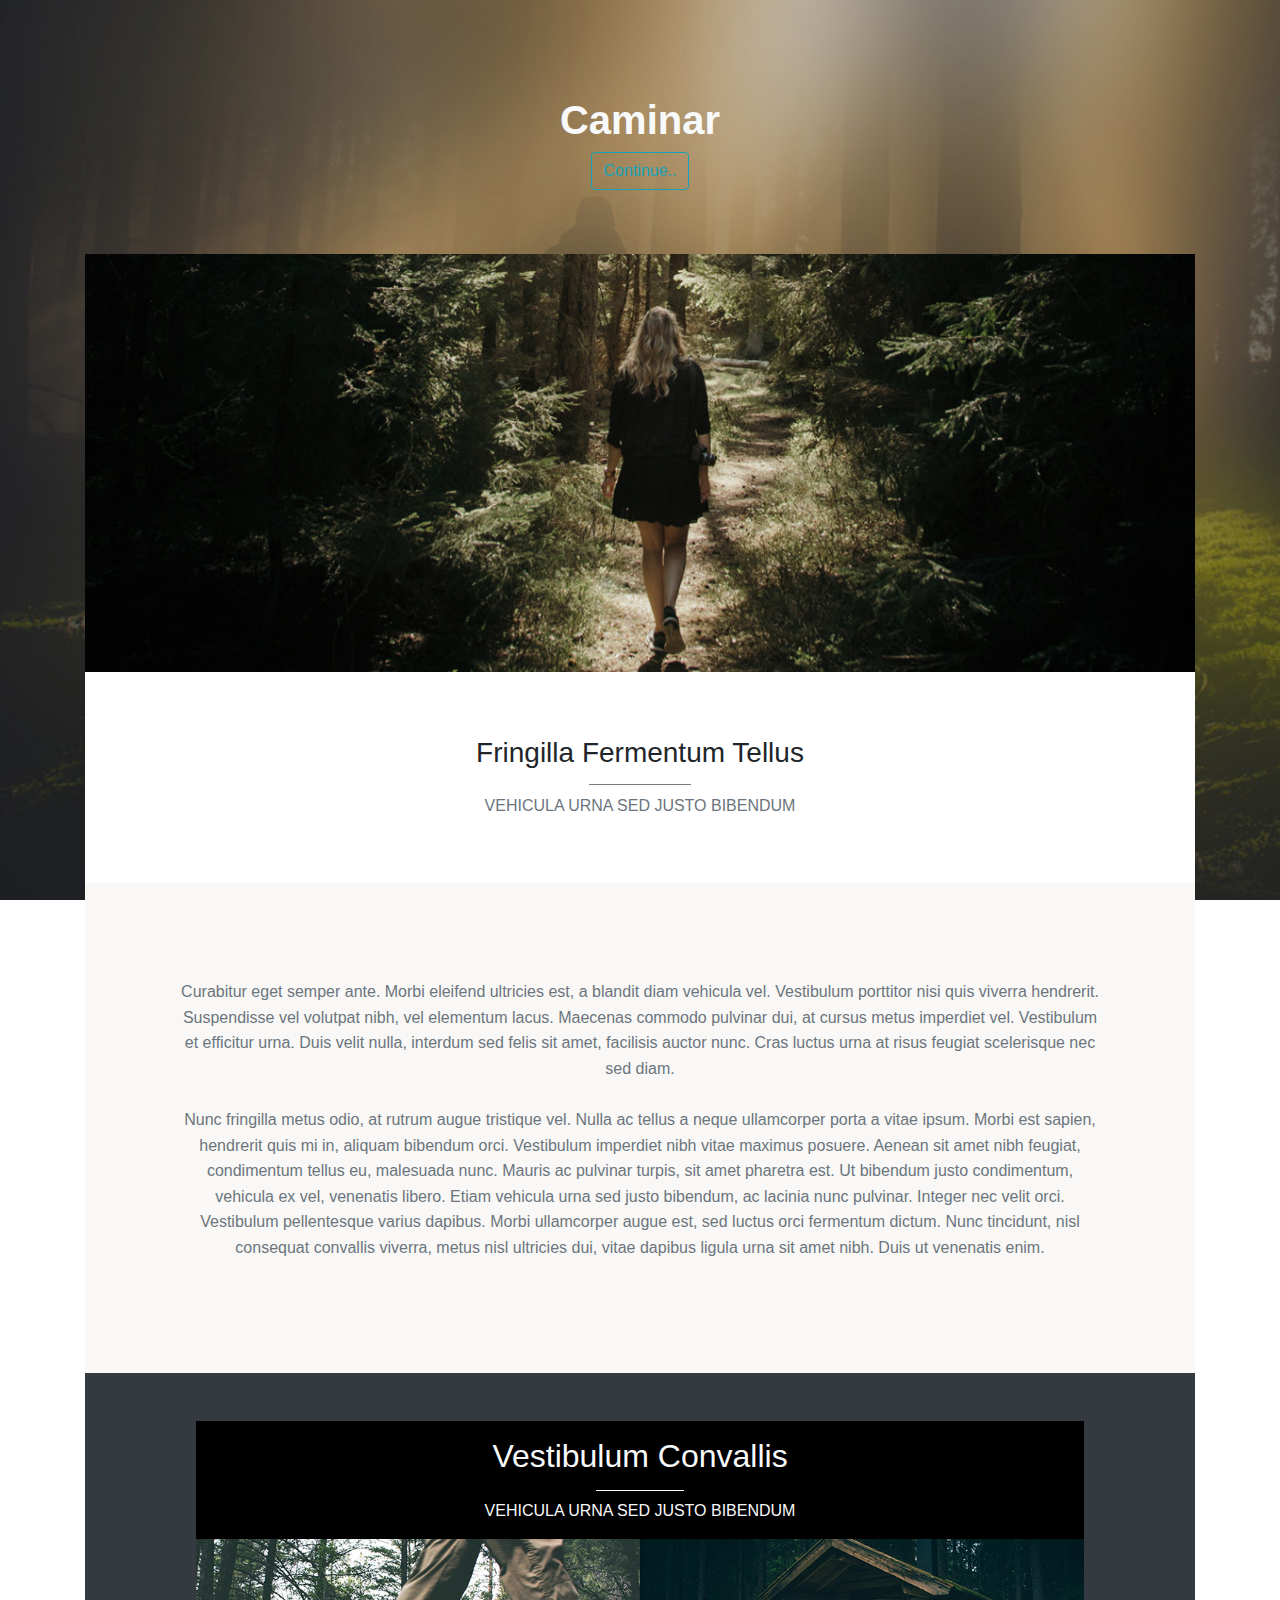
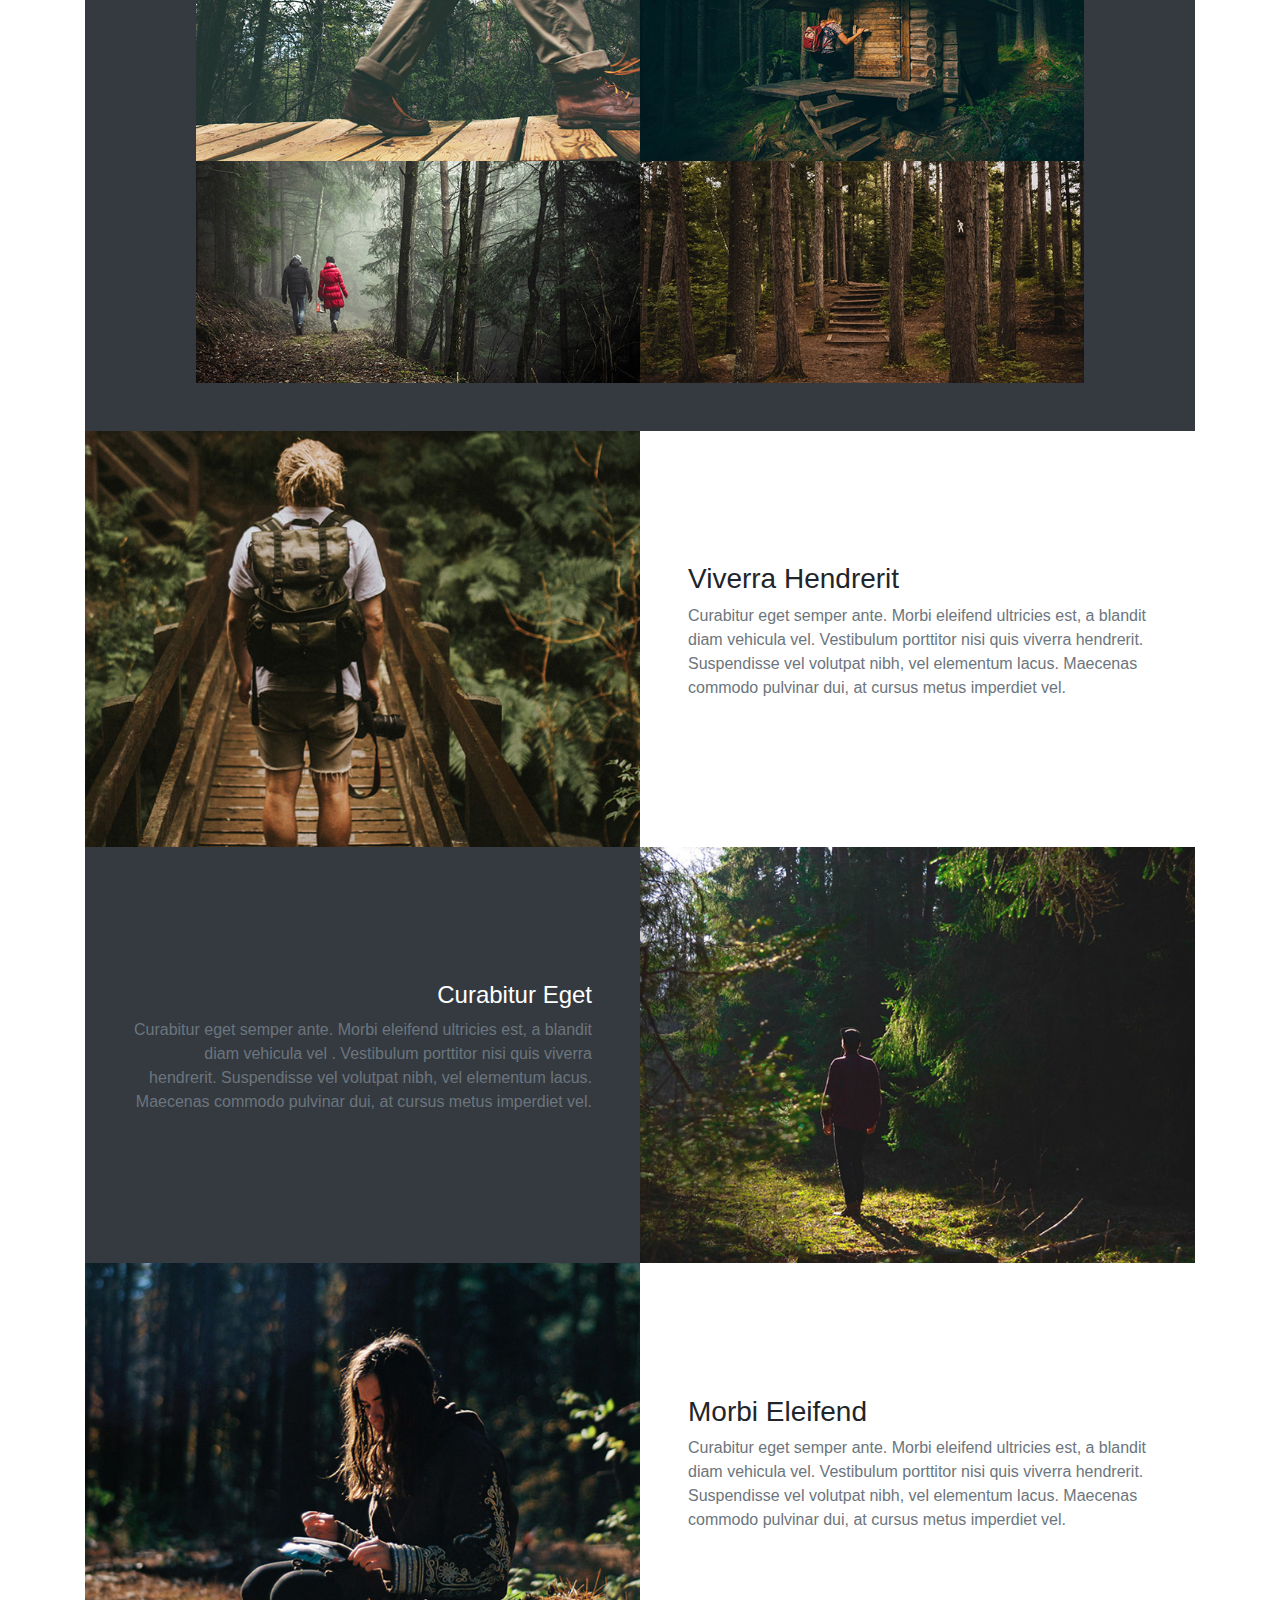
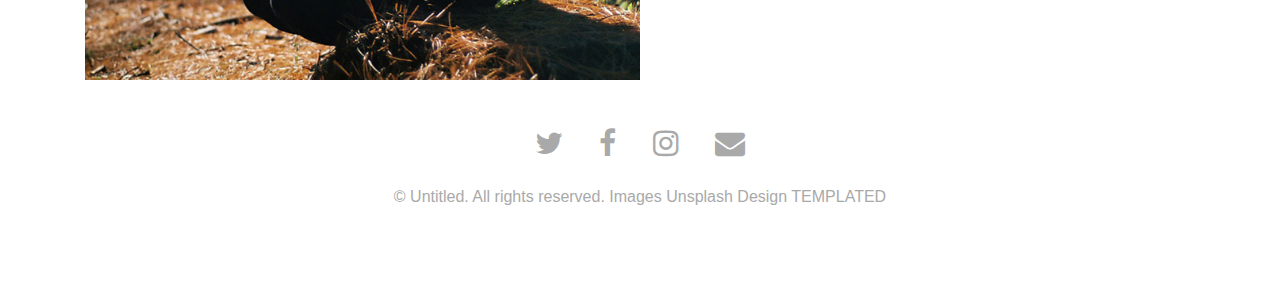
<file: index.html>
<html>
    <head>
        <link rel="stylesheet"  href="css/bootstrap.min.css">
        <link rel="stylesheet"  href="caminar.css">
        <link rel="stylesheet" href="https://cdnjs.cloudflare.com/ajax/libs/font-awesome/4.7.0/css/font-awesome.min.css">


    <script src="js/jquery-3.5.1.min.js"></script>
    <script src="js/popper.min.js"></script>
    <script src="js/bootstrap.min.js"></script>
    </head>



<body>
 <div class="container m-auto">
    <header>
     <div class="row">
      <div class="col-md-12 PT-5">

         <div class="item text-center pb-5  ">


       <h1 class="pt-5 font-weight-bold text-light" style="font-size:5rempx"> Caminar</h1>
       <form method="get" action="ex-caminar.html">
        <button type="submit" class="btn btn-outline-info">Continue..</button>
    </form>

         </div>

      </div>
    
      <div class="col-md-12 ">


        <div class="item ">

         <img src="images/pic02.jpg" class="img-fluid  w-100">
  


        </div>

     </div>

 
     <div class="col-md-12">
        <div class="myitem  clr p-5 text-center ">

            <h3 class="py-3">Fringilla Fermentum Tellus</h3>
            <p class="text-muted">VEHICULA URNA SED JUSTO BIBENDUM  </p>
        </div>




     </div>


     <div class="col-md-12  ">


        <div class="myitem text-center part-clr p-5 ">

         <p class=" p-5  text-muted ">Curabitur eget semper ante. Morbi eleifend ultricies est, 
             a blandit diam vehicula vel. Vestibulum porttitor nisi quis
              viverra hendrerit. Suspendisse vel volutpat nibh, vel elementum 
              lacus. Maecenas commodo pulvinar dui, at cursus metus imperdiet vel.
               Vestibulum et efficitur urna. Duis velit nulla, interdum sed felis sit amet,
                facilisis auctor nunc. Cras luctus urna at risus feugiat scelerisque nec sed
                 diam.<br><br>

            Nunc fringilla metus odio, at rutrum augue tristique vel. Nulla ac tellus a neque ullamcorper porta a vitae ipsum. Morbi est sapien, hendrerit quis mi in, aliquam bibendum orci. Vestibulum imperdiet nibh vitae maximus posuere. Aenean sit amet nibh feugiat, condimentum tellus eu, malesuada nunc. Mauris ac pulvinar turpis, sit amet pharetra est. Ut bibendum justo condimentum, vehicula ex vel, venenatis libero. Etiam vehicula urna sed justo bibendum, ac lacinia nunc pulvinar. Integer nec velit orci. Vestibulum pellentesque varius dapibus. Morbi ullamcorper augue est, sed luctus orci fermentum dictum. Nunc tincidunt, nisl consequat convallis viverra,
             metus nisl ultricies dui, vitae dapibus ligula urna sit amet nibh. Duis ut venenatis enim. </p>

        </div>

     </div>

    </header>



    <section class=" py-5    bg-dark  ">

        <div class="inner-container  w-80 m-auto  blk-clr "> 
     <h2 class=" text-center position-relative p-3 text-light">Vestibulum Convallis</h2>
     <p class=" text-center text-light">VEHICULA URNA SED JUSTO BIBENDUM </p>
          <div class="row no-gutters">

                  <div class="col-md-6 ">
                      <div class="item">
                         <img src="images/pic03.jpg" class="img-fluid">



                      </div>
                  </div>
                


                  <div class="col-md-6">
                    <div class="item">
         <img src="images/pic01.jpg" class="img-fluid">

                    </div>
                </div>
                


                <div class="col-md-6 ">
                    <div class="item">
         <img src="images/pic04.jpg" class="img-fluid">

                    </div>
                </div>
               




                <div class="col-md-6    ">
                    <div class="item">
         <img src="images/pic05.jpg" class="img-fluid">

                    </div>

                </div>
          </div>



        </div> 

    </section>
<div class=>
<div class="row no-gutters ">

 <div class="col-md-6    ">
          <div class="item ">

             <img src="images/pic06.jpg" class="img-fluid">
          </div>

  </div>


 <div class="col-md-6  col-lg-6        d-flex align-items-lg-center   clr">
    <div class="item ">

   <h3  class="pl-5"> Viverra Hendrerit</h3>
      <p class= "text-muted px-5"> Curabitur eget semper ante. Morbi eleifend ultricies est,
         a blandit diam vehicula vel. Vestibulum porttitor nisi quis viverra
          hendrerit. Suspendisse vel volutpat nibh, 
        vel elementum lacus. Maecenas commodo pulvinar dui, at cursus metus
         imperdiet vel.</p> 

    </div>
 </div> 


 <div class="col-md-6    d-flex align-items-center bg-dark ">
    <div class="item  text-right  ">

        <h4 class="text-white  pr-5"> Curabitur Eget  </h4>
        <p class="text-muted px-5"> Curabitur eget semper ante. Morbi
             eleifend ultricies est, a blandit diam vehicula vel
             . Vestibulum porttitor nisi quis viverra hendrerit.
              Suspendisse vel volutpat nibh, 
            vel elementum lacus. Maecenas commodo pulvinar dui,
             at cursus metus imperdiet vel.</p> 

    </div>
</div> 


<div class="col-md-6 col-lg-6">
    <div class="item">
        <img src="images/pic07.jpg" class="img-fluid">


    </div>
</div>


<div class="col-md-6  ">
    <div class="item">
        <img src="images/pic08.jpg" class="img-fluid">


    </div>
</div>
<div class="col-md-6   d-flex justify-content-center align-items-lg-center  clr ">
    <div class="item ">
        <h3  class=" pl-5"> Morbi Eleifend </h3>
        <p class="text-muted px-5"> Curabitur eget semper ante.
             Morbi eleifend ultricies est, a blandit diam 
             vehicula vel. Vestibulum porttitor nisi quis viverra
              hendrerit. Suspendisse vel volutpat nibh,
             vel elementum lacus. Maecenas commodo pulvinar dui, 
             at cursus metus imperdiet vel.</p> 
     </div>
 </div> 




 <div class="col-md-12 d-flex justify-content-lg-center bg-transparent">
    <div class="item   py-5  text-center">
   <span class="icon py-4"><i  class="fa fa-twitter "></i></span>
   <span class="icon py-5"><i  class="fa fa-facebook "></i></span>
   <span class="icon"><i  class="fa fa-instagram "></i></span>

   <span class="icon"><i  class="fa fa-envelope "></i></span>
   <p class="main-color  p-4">    © Untitled. All rights reserved. Images Unsplash Design TEMPLATED</p>


     </div>
 </div> 

</div>
</div>

 </div>
 



</body>
    </html>
</file>
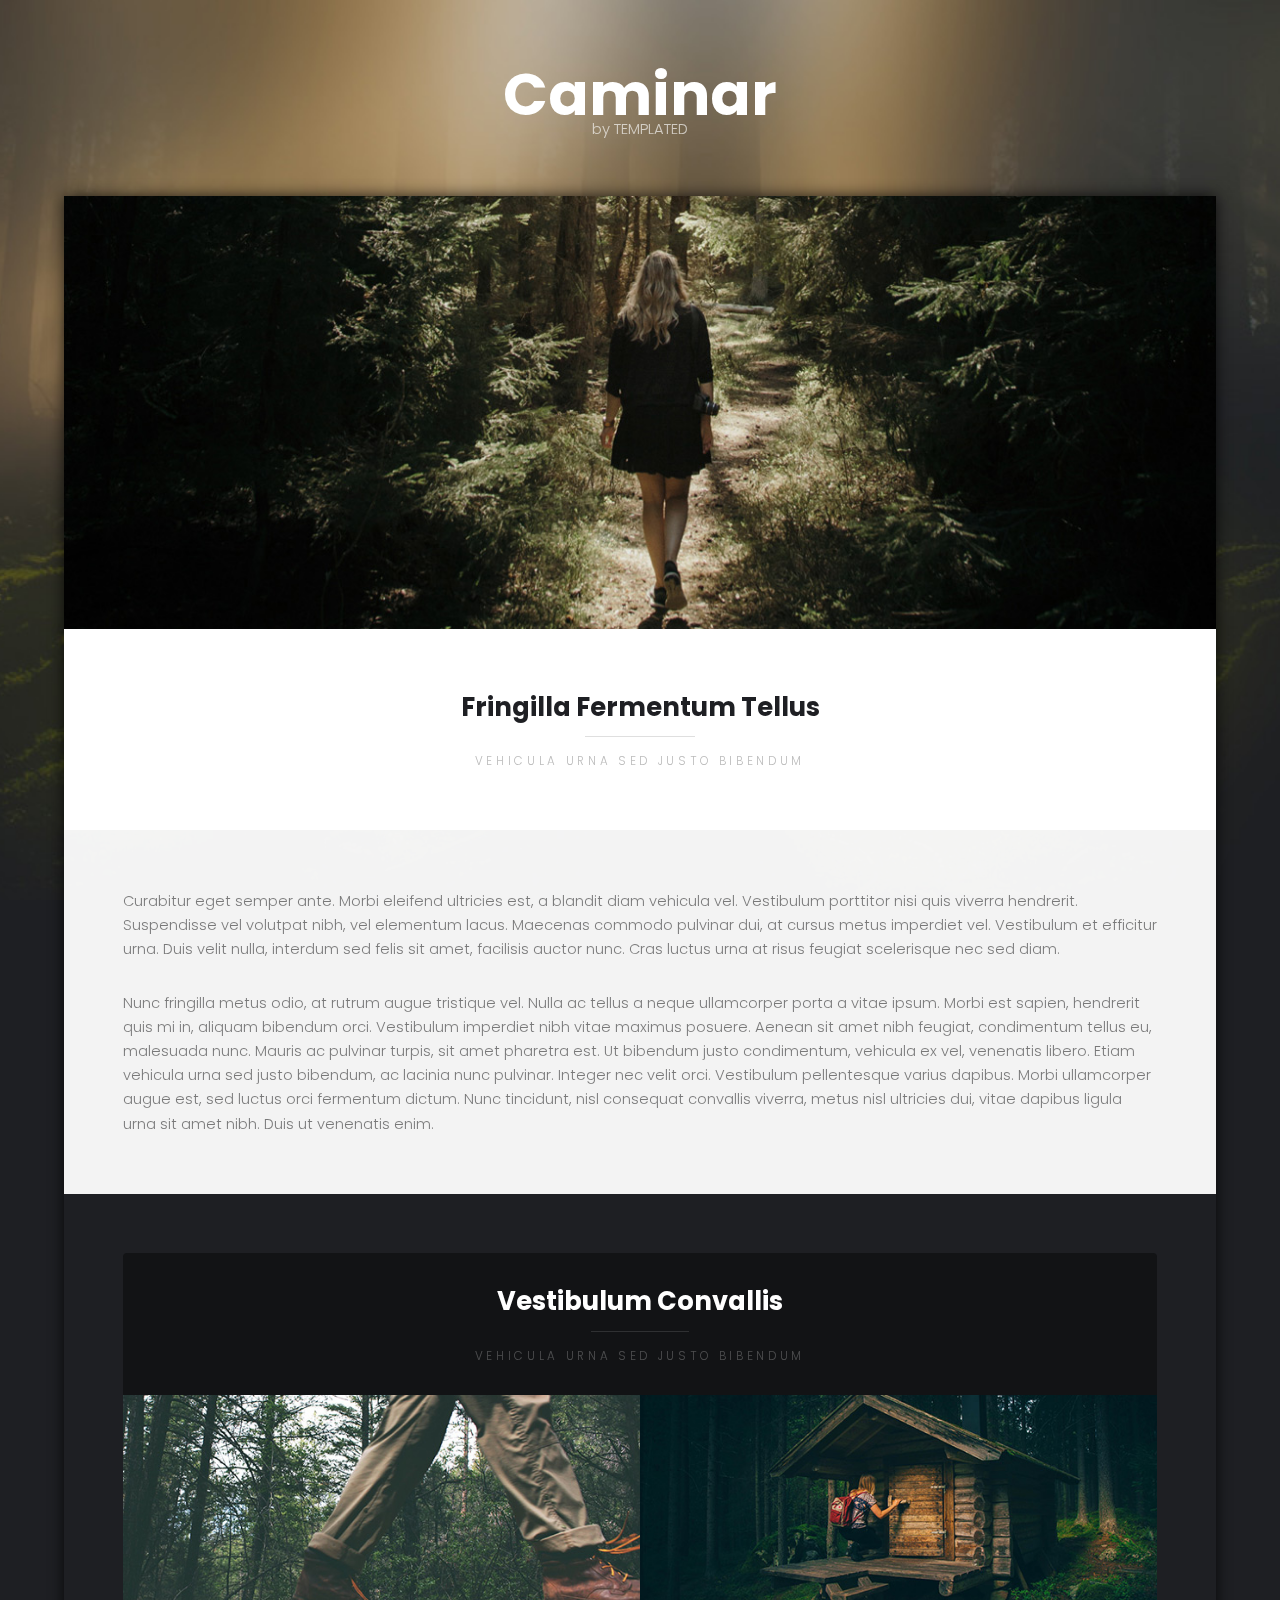
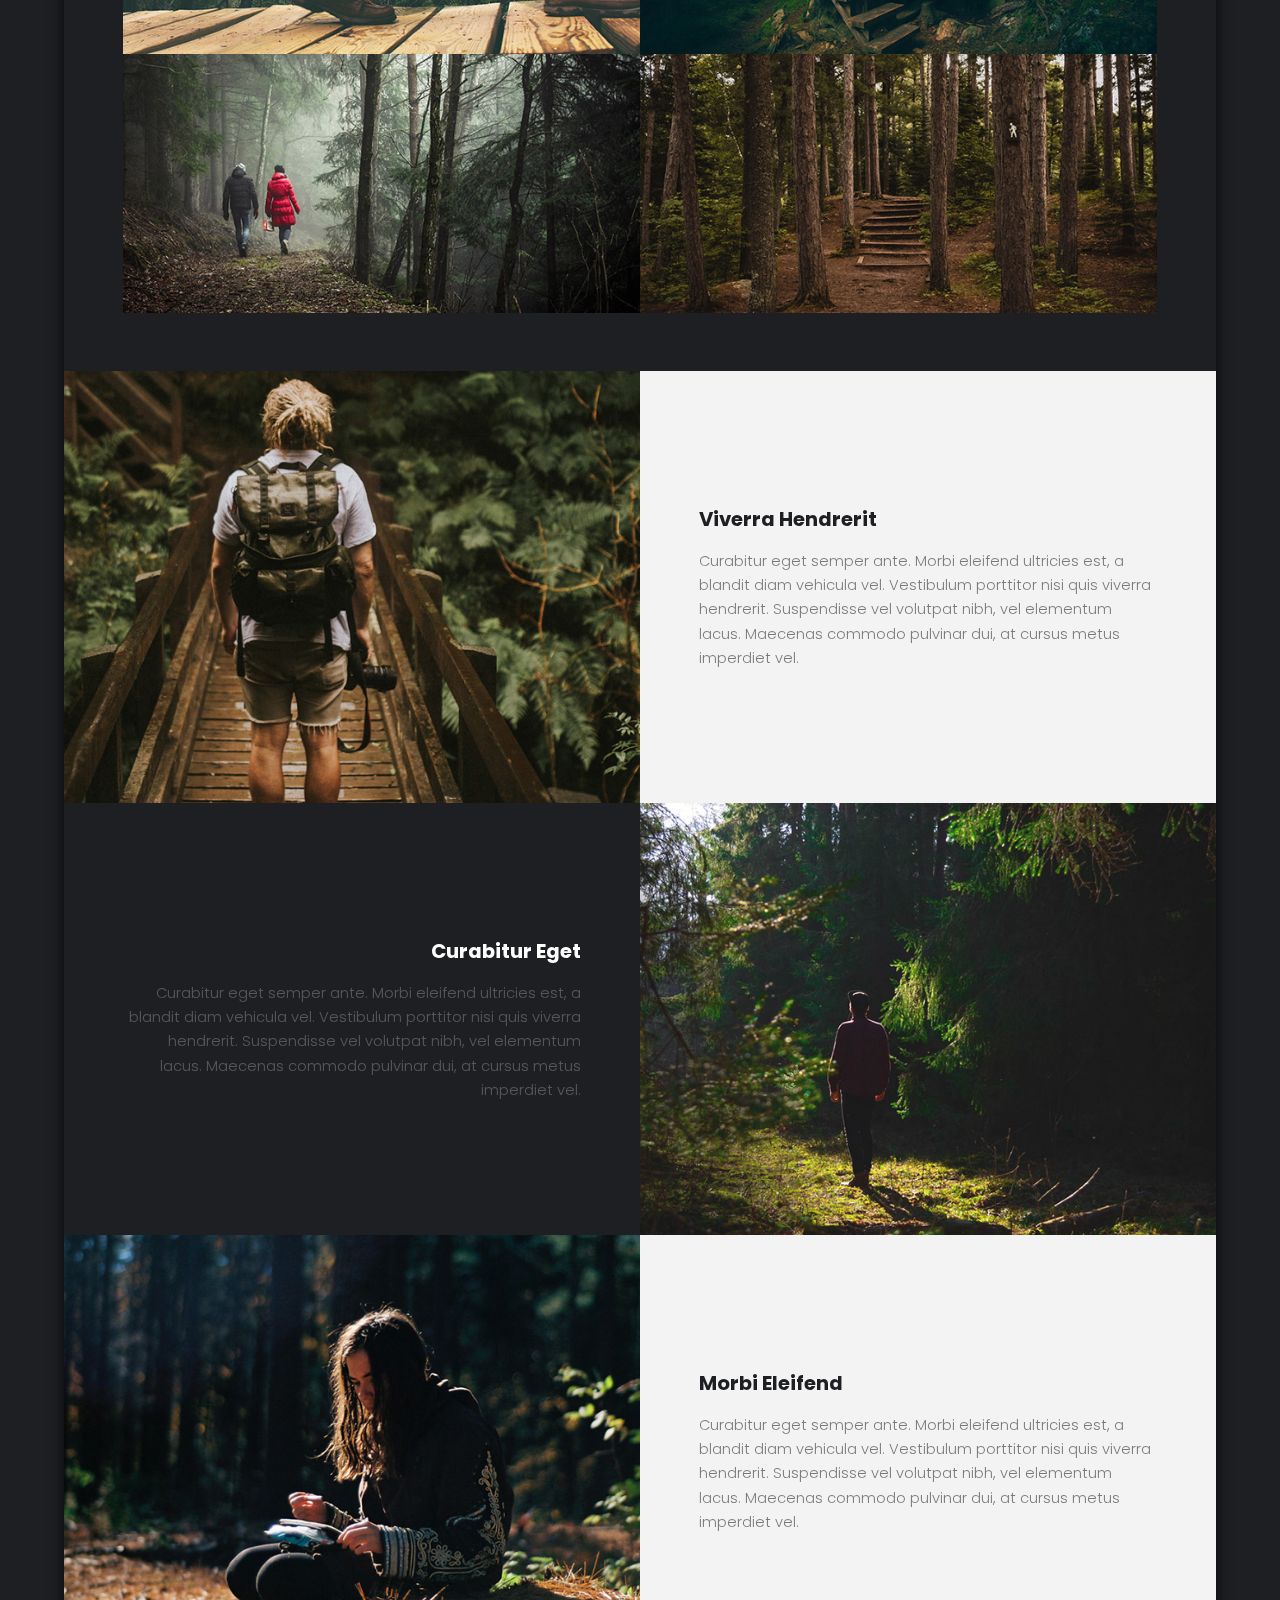
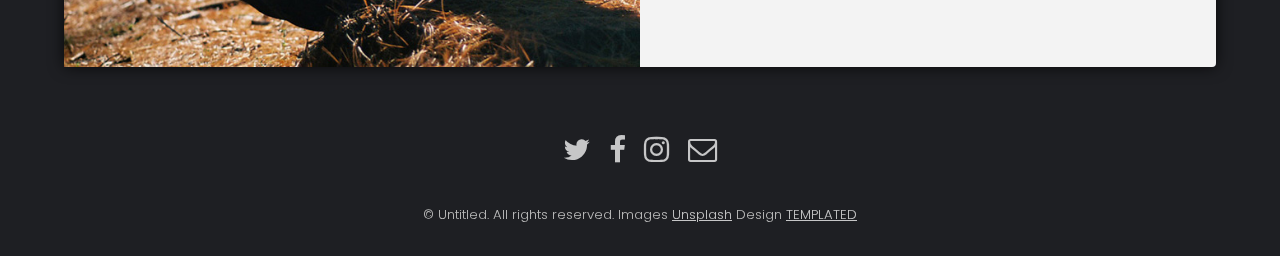
<file: templated-caminar/index.html>
<!DOCTYPE HTML>
<!--
	Caminar by TEMPLATED
	templated.co @templatedco
	Released for free under the Creative Commons Attribution 3.0 license (templated.co/license)
-->
<html>
	<head>
		<title>Caminar by TEMPLATED</title>
		<meta charset="utf-8" />
		<meta name="viewport" content="width=device-width, initial-scale=1" />
		<link rel="stylesheet" href="assets/css/main.css" />
	</head>
	<body>

		<!-- Header -->
			<header id="header">
				<div class="logo"><a href="#">Caminar <span>by TEMPLATED</span></a></div>
			</header>

		<!-- Main -->
			<section id="main">
				<div class="inner">

				<!-- One -->
					<section id="one" class="wrapper style1">

						<div class="image fit flush">
							<img src="images/pic02.jpg" alt="" />
						</div>
						<header class="special">
							<h2>Fringilla Fermentum Tellus</h2>
							<p>vehicula urna sed justo bibendum</p>
						</header>
						<div class="content">
							<p>Curabitur eget semper ante. Morbi eleifend ultricies est, a blandit diam vehicula vel. Vestibulum porttitor nisi quis viverra hendrerit. Suspendisse vel volutpat nibh, vel elementum lacus. Maecenas commodo pulvinar dui, at cursus metus imperdiet vel. Vestibulum et efficitur urna. Duis velit nulla, interdum sed felis sit amet, facilisis auctor nunc. Cras luctus urna at risus feugiat scelerisque nec sed diam. </p>
							<p>Nunc fringilla metus odio, at rutrum augue tristique vel. Nulla ac tellus a neque ullamcorper porta a vitae ipsum. Morbi est sapien, hendrerit quis mi in, aliquam bibendum orci. Vestibulum imperdiet nibh vitae maximus posuere. Aenean sit amet nibh feugiat, condimentum tellus eu, malesuada nunc. Mauris ac pulvinar turpis, sit amet pharetra est. Ut bibendum justo condimentum, vehicula ex vel, venenatis libero. Etiam vehicula urna sed justo bibendum, ac lacinia nunc pulvinar. Integer nec velit orci. Vestibulum pellentesque varius dapibus. Morbi ullamcorper augue est, sed luctus orci fermentum dictum. Nunc tincidunt, nisl consequat convallis viverra, metus nisl ultricies dui, vitae dapibus ligula urna sit amet nibh. Duis ut venenatis enim.</p>
						</div>
					</section>

				<!-- Two -->
					<section id="two" class="wrapper style2">
						<header>
							<h2>Vestibulum Convallis</h2>
							<p>vehicula urna sed justo bibendum</p>
						</header>
						<div class="content">
							<div class="gallery">
								<div>
									<div class="image fit flush">
										<a href="images/pic03.jpg"><img src="images/pic03.jpg" alt="" /></a>
									</div>
								</div>
								<div>
									<div class="image fit flush">
										<a href="images/pic01.jpg"><img src="images/pic01.jpg" alt="" /></a>
									</div>
								</div>
								<div>
									<div class="image fit flush">
										<a href="images/pic04.jpg"><img src="images/pic04.jpg" alt="" /></a>
									</div>
								</div>
								<div>
									<div class="image fit flush">
										<a href="images/pic05.jpg"><img src="images/pic05.jpg" alt="" /></a>
									</div>
								</div>
							</div>
						</div>
					</section>

				<!-- Three -->
					<section id="three" class="wrapper">
						<div class="spotlight">
							<div class="image flush"><img src="images/pic06.jpg" alt="" /></div>
							<div class="inner">
								<h3>Viverra Hendrerit</h3>
								<p>Curabitur eget semper ante. Morbi eleifend ultricies est, a blandit diam vehicula vel. Vestibulum porttitor nisi quis viverra hendrerit. Suspendisse vel volutpat nibh, vel elementum lacus. Maecenas commodo pulvinar dui, at cursus metus imperdiet vel.</p>
							</div>
						</div>
						<div class="spotlight alt">
							<div class="image flush"><img src="images/pic07.jpg" alt="" /></div>
							<div  class="inner">
								<h3>Curabitur Eget</h3>
								<p>Curabitur eget semper ante. Morbi eleifend ultricies est, a blandit diam vehicula vel. Vestibulum porttitor nisi quis viverra hendrerit. Suspendisse vel volutpat nibh, vel elementum lacus. Maecenas commodo pulvinar dui, at cursus metus imperdiet vel.</p>
							</div>
						</div>
						<div class="spotlight">
							<div class="image flush"><img src="images/pic08.jpg" alt="" /></div>
							<div class="inner">
								<h3>Morbi Eleifend</h3>
								<p>Curabitur eget semper ante. Morbi eleifend ultricies est, a blandit diam vehicula vel. Vestibulum porttitor nisi quis viverra hendrerit. Suspendisse vel volutpat nibh, vel elementum lacus. Maecenas commodo pulvinar dui, at cursus metus imperdiet vel.</p>
							</div>
						</div>
					</section>

				</div>
			</section>

		<!-- Footer -->
			<footer id="footer">
				<div class="container">
					<ul class="icons">
						<li><a href="#" class="icon fa-twitter"><span class="label">Twitter</span></a></li>
						<li><a href="#" class="icon fa-facebook"><span class="label">Facebook</span></a></li>
						<li><a href="#" class="icon fa-instagram"><span class="label">Instagram</span></a></li>
						<li><a href="#" class="icon fa-envelope-o"><span class="label">Email</span></a></li>
					</ul>
				</div>
				<div class="copyright">
					&copy; Untitled. All rights reserved. Images <a href="https://unsplash.com">Unsplash</a> Design <a href="https://templated.co">TEMPLATED</a>
				</div>
			</footer>

		<!-- Scripts -->
			<script src="assets/js/jquery.min.js"></script>
			<script src="assets/js/jquery.poptrox.min.js"></script>
			<script src="assets/js/skel.min.js"></script>
			<script src="assets/js/util.js"></script>
			<script src="assets/js/main.js"></script>

	</body>
</html>
</file>
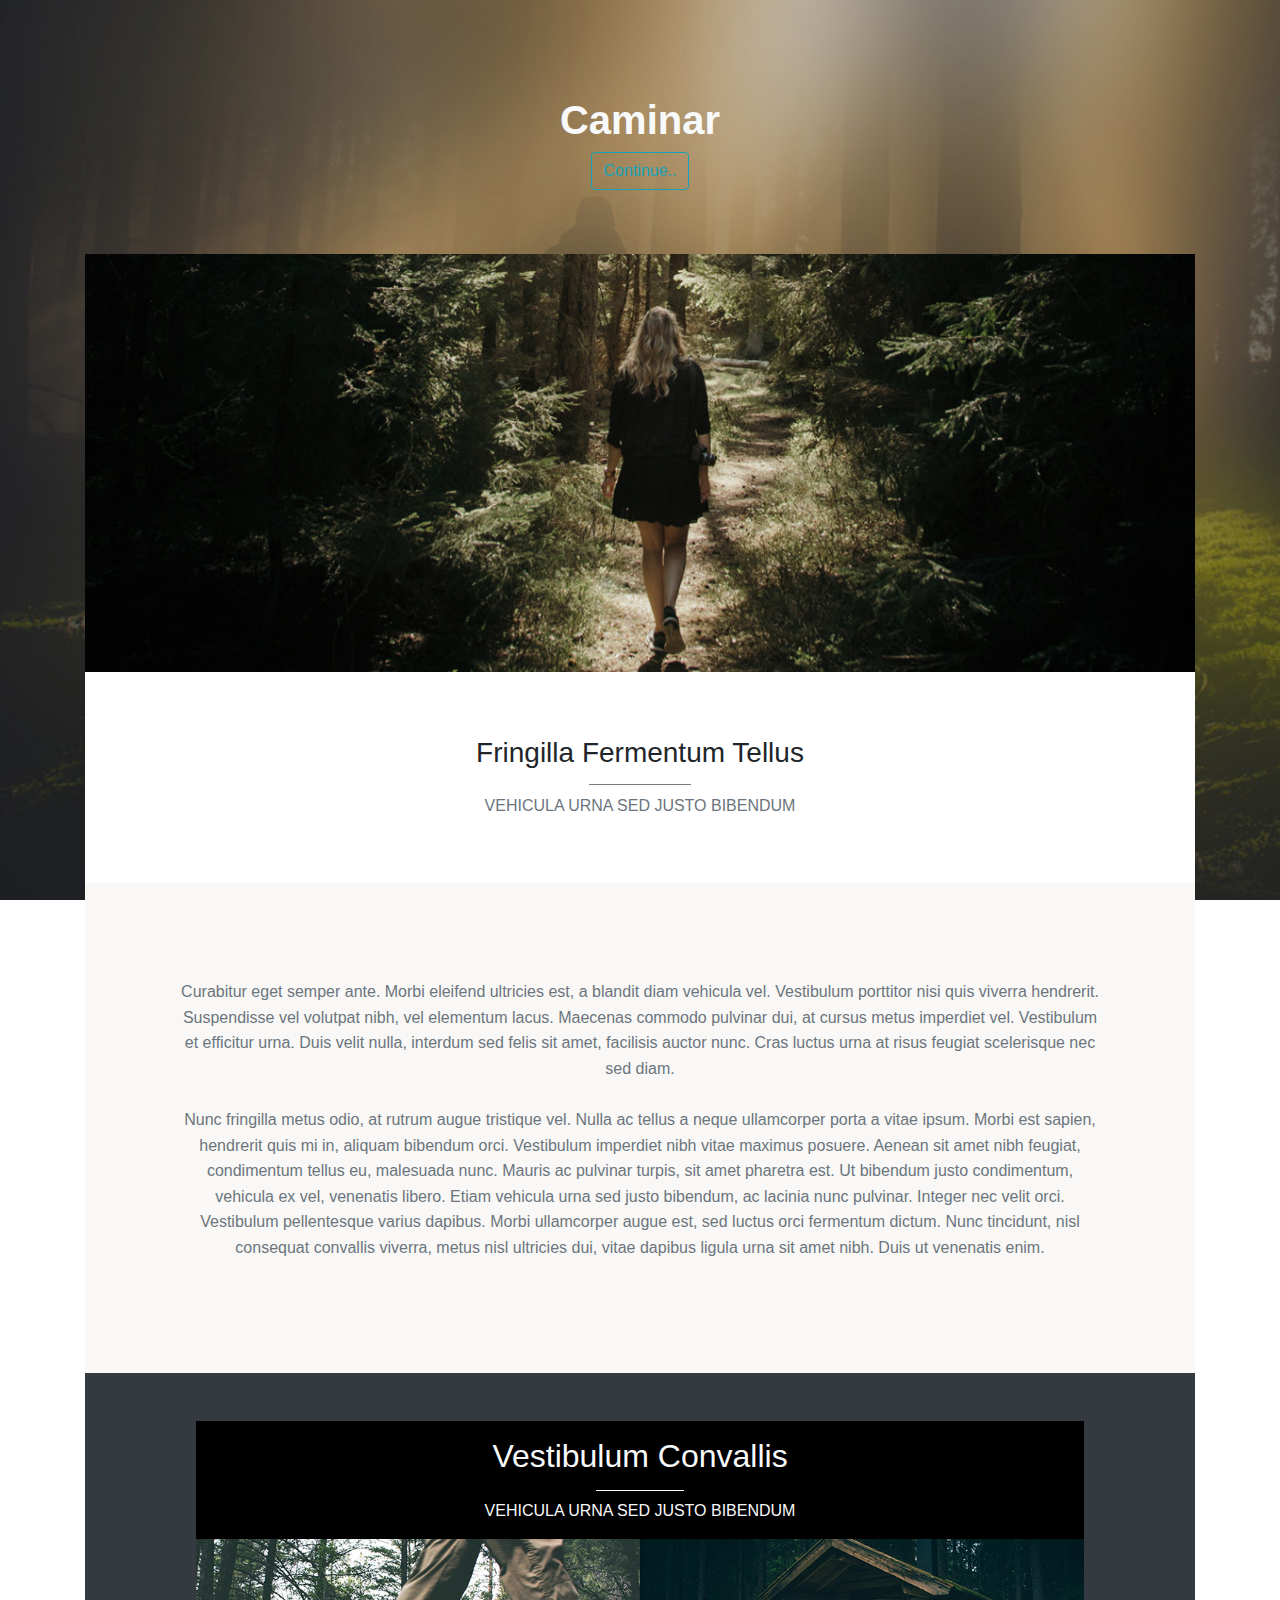
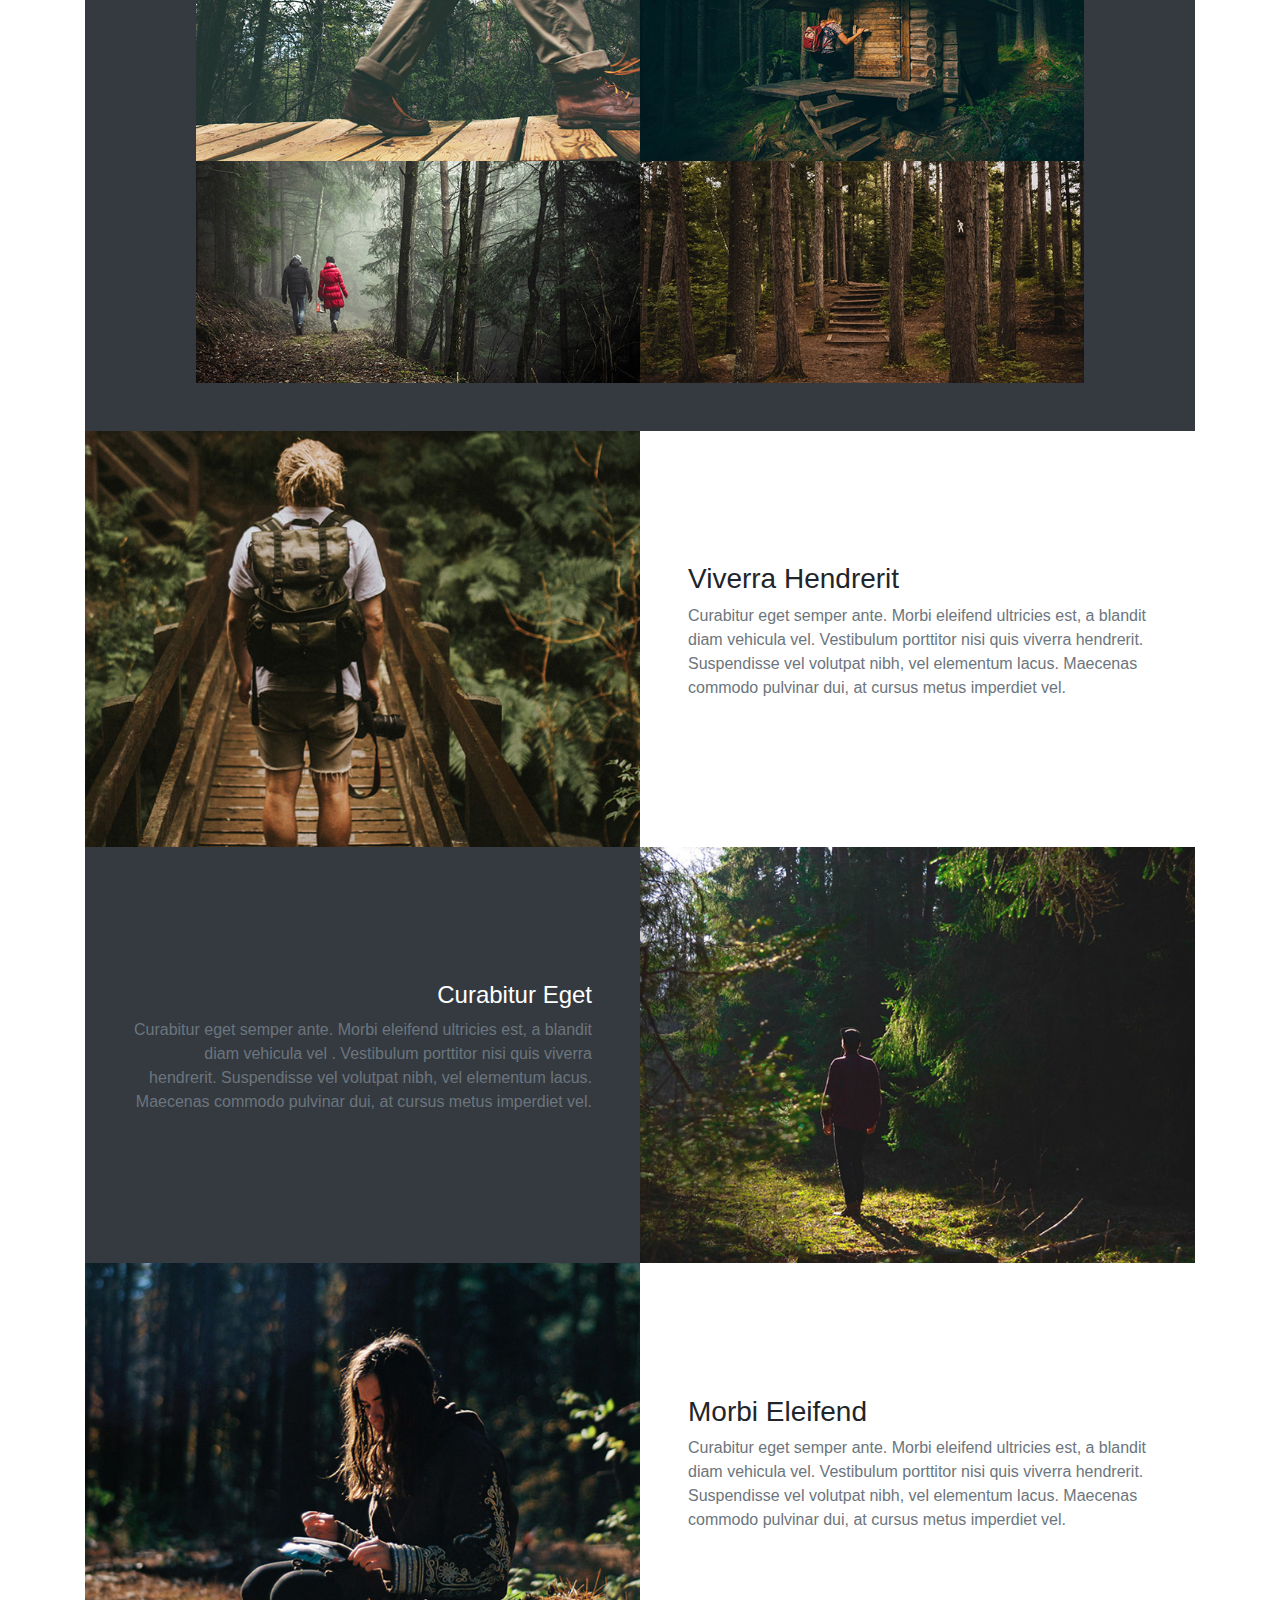
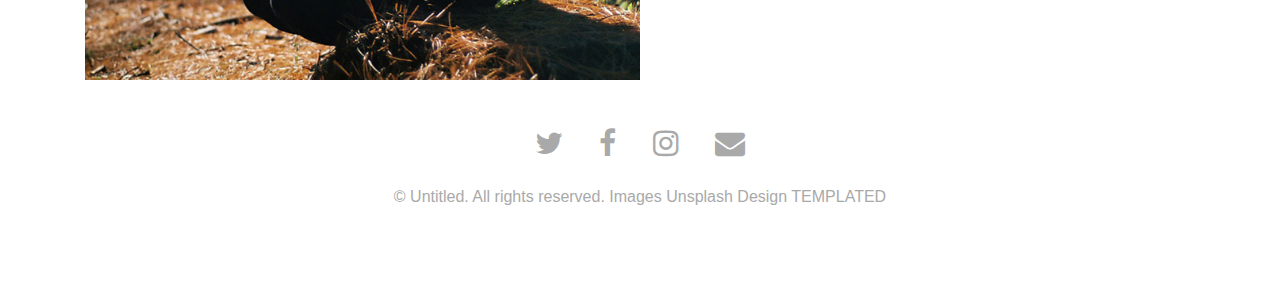
<file: caminar.html>
<html>
    <head>
        <link rel="stylesheet"  href="css/bootstrap.min.css">
        <link rel="stylesheet"  href="caminar.css">
        <link rel="stylesheet" href="https://cdnjs.cloudflare.com/ajax/libs/font-awesome/4.7.0/css/font-awesome.min.css">


    <script src="js/jquery-3.5.1.min.js"></script>
    <script src="js/popper.min.js"></script>
    <script src="js/bootstrap.min.js"></script>
    </head>



<body>
 <div class="container m-auto">
    <header>
     <div class="row">
      <div class="col-md-12 PT-5">

         <div class="item text-center pb-5  ">


       <h1 class="pt-5 font-weight-bold text-light" style="font-size:5rempx"> Caminar</h1>
       <form method="get" action="ex-caminar.html">
        <button type="submit" class="btn btn-outline-info">Continue..</button>
    </form>

         </div>

      </div>
    
      <div class="col-md-12 ">


        <div class="item ">

         <img src="images/pic02.jpg" class="img-fluid  w-100">
  


        </div>

     </div>

 
     <div class="col-md-12">
        <div class="myitem  clr p-5 text-center ">

            <h3 class="py-3">Fringilla Fermentum Tellus</h3>
            <p class="text-muted">VEHICULA URNA SED JUSTO BIBENDUM  </p>
        </div>




     </div>


     <div class="col-md-12  ">


        <div class="myitem text-center part-clr p-5 ">

         <p class=" p-5  text-muted ">Curabitur eget semper ante. Morbi eleifend ultricies est, 
             a blandit diam vehicula vel. Vestibulum porttitor nisi quis
              viverra hendrerit. Suspendisse vel volutpat nibh, vel elementum 
              lacus. Maecenas commodo pulvinar dui, at cursus metus imperdiet vel.
               Vestibulum et efficitur urna. Duis velit nulla, interdum sed felis sit amet,
                facilisis auctor nunc. Cras luctus urna at risus feugiat scelerisque nec sed
                 diam.<br><br>

            Nunc fringilla metus odio, at rutrum augue tristique vel. Nulla ac tellus a neque ullamcorper porta a vitae ipsum. Morbi est sapien, hendrerit quis mi in, aliquam bibendum orci. Vestibulum imperdiet nibh vitae maximus posuere. Aenean sit amet nibh feugiat, condimentum tellus eu, malesuada nunc. Mauris ac pulvinar turpis, sit amet pharetra est. Ut bibendum justo condimentum, vehicula ex vel, venenatis libero. Etiam vehicula urna sed justo bibendum, ac lacinia nunc pulvinar. Integer nec velit orci. Vestibulum pellentesque varius dapibus. Morbi ullamcorper augue est, sed luctus orci fermentum dictum. Nunc tincidunt, nisl consequat convallis viverra,
             metus nisl ultricies dui, vitae dapibus ligula urna sit amet nibh. Duis ut venenatis enim. </p>

        </div>

     </div>

    </header>



    <section class=" py-5    bg-dark  ">

        <div class="inner-container  w-80 m-auto  blk-clr "> 
     <h2 class=" text-center position-relative p-3 text-light">Vestibulum Convallis</h2>
     <p class=" text-center text-light">VEHICULA URNA SED JUSTO BIBENDUM </p>
          <div class="row no-gutters">

                  <div class="col-md-6 ">
                      <div class="item">
                         <img src="images/pic03.jpg" class="img-fluid">



                      </div>
                  </div>
                


                  <div class="col-md-6">
                    <div class="item">
         <img src="images/pic01.jpg" class="img-fluid">

                    </div>
                </div>
                


                <div class="col-md-6 ">
                    <div class="item">
         <img src="images/pic04.jpg" class="img-fluid">

                    </div>
                </div>
               




                <div class="col-md-6    ">
                    <div class="item">
         <img src="images/pic05.jpg" class="img-fluid">

                    </div>

                </div>
          </div>



        </div> 

    </section>
<div class=>
<div class="row no-gutters ">

 <div class="col-md-6    ">
          <div class="item ">

             <img src="images/pic06.jpg" class="img-fluid">
          </div>

  </div>


 <div class="col-md-6  col-lg-6        d-flex align-items-lg-center   clr">
    <div class="item ">

   <h3  class="pl-5"> Viverra Hendrerit</h3>
      <p class= "text-muted px-5"> Curabitur eget semper ante. Morbi eleifend ultricies est,
         a blandit diam vehicula vel. Vestibulum porttitor nisi quis viverra
          hendrerit. Suspendisse vel volutpat nibh, 
        vel elementum lacus. Maecenas commodo pulvinar dui, at cursus metus
         imperdiet vel.</p> 

    </div>
 </div> 


 <div class="col-md-6    d-flex align-items-center bg-dark ">
    <div class="item  text-right  ">

        <h4 class="text-white  pr-5"> Curabitur Eget  </h4>
        <p class="text-muted px-5"> Curabitur eget semper ante. Morbi
             eleifend ultricies est, a blandit diam vehicula vel
             . Vestibulum porttitor nisi quis viverra hendrerit.
              Suspendisse vel volutpat nibh, 
            vel elementum lacus. Maecenas commodo pulvinar dui,
             at cursus metus imperdiet vel.</p> 

    </div>
</div> 


<div class="col-md-6 col-lg-6">
    <div class="item">
        <img src="images/pic07.jpg" class="img-fluid">


    </div>
</div>


<div class="col-md-6  ">
    <div class="item">
        <img src="images/pic08.jpg" class="img-fluid">


    </div>
</div>
<div class="col-md-6   d-flex justify-content-center align-items-lg-center  clr ">
    <div class="item ">
        <h3  class=" pl-5"> Morbi Eleifend </h3>
        <p class="text-muted px-5"> Curabitur eget semper ante.
             Morbi eleifend ultricies est, a blandit diam 
             vehicula vel. Vestibulum porttitor nisi quis viverra
              hendrerit. Suspendisse vel volutpat nibh,
             vel elementum lacus. Maecenas commodo pulvinar dui, 
             at cursus metus imperdiet vel.</p> 
     </div>
 </div> 




 <div class="col-md-12 d-flex justify-content-lg-center bg-transparent">
    <div class="item   py-5  text-center">
   <span class="icon py-4"><i  class="fa fa-twitter "></i></span>
   <span class="icon py-5"><i  class="fa fa-facebook "></i></span>
   <span class="icon"><i  class="fa fa-instagram "></i></span>

   <span class="icon"><i  class="fa fa-envelope "></i></span>
   <p class="main-color  p-4">    © Untitled. All rights reserved. Images Unsplash Design TEMPLATED</p>


     </div>
 </div> 

</div>
</div>

 </div>
 



</body>
    </html>
</file>
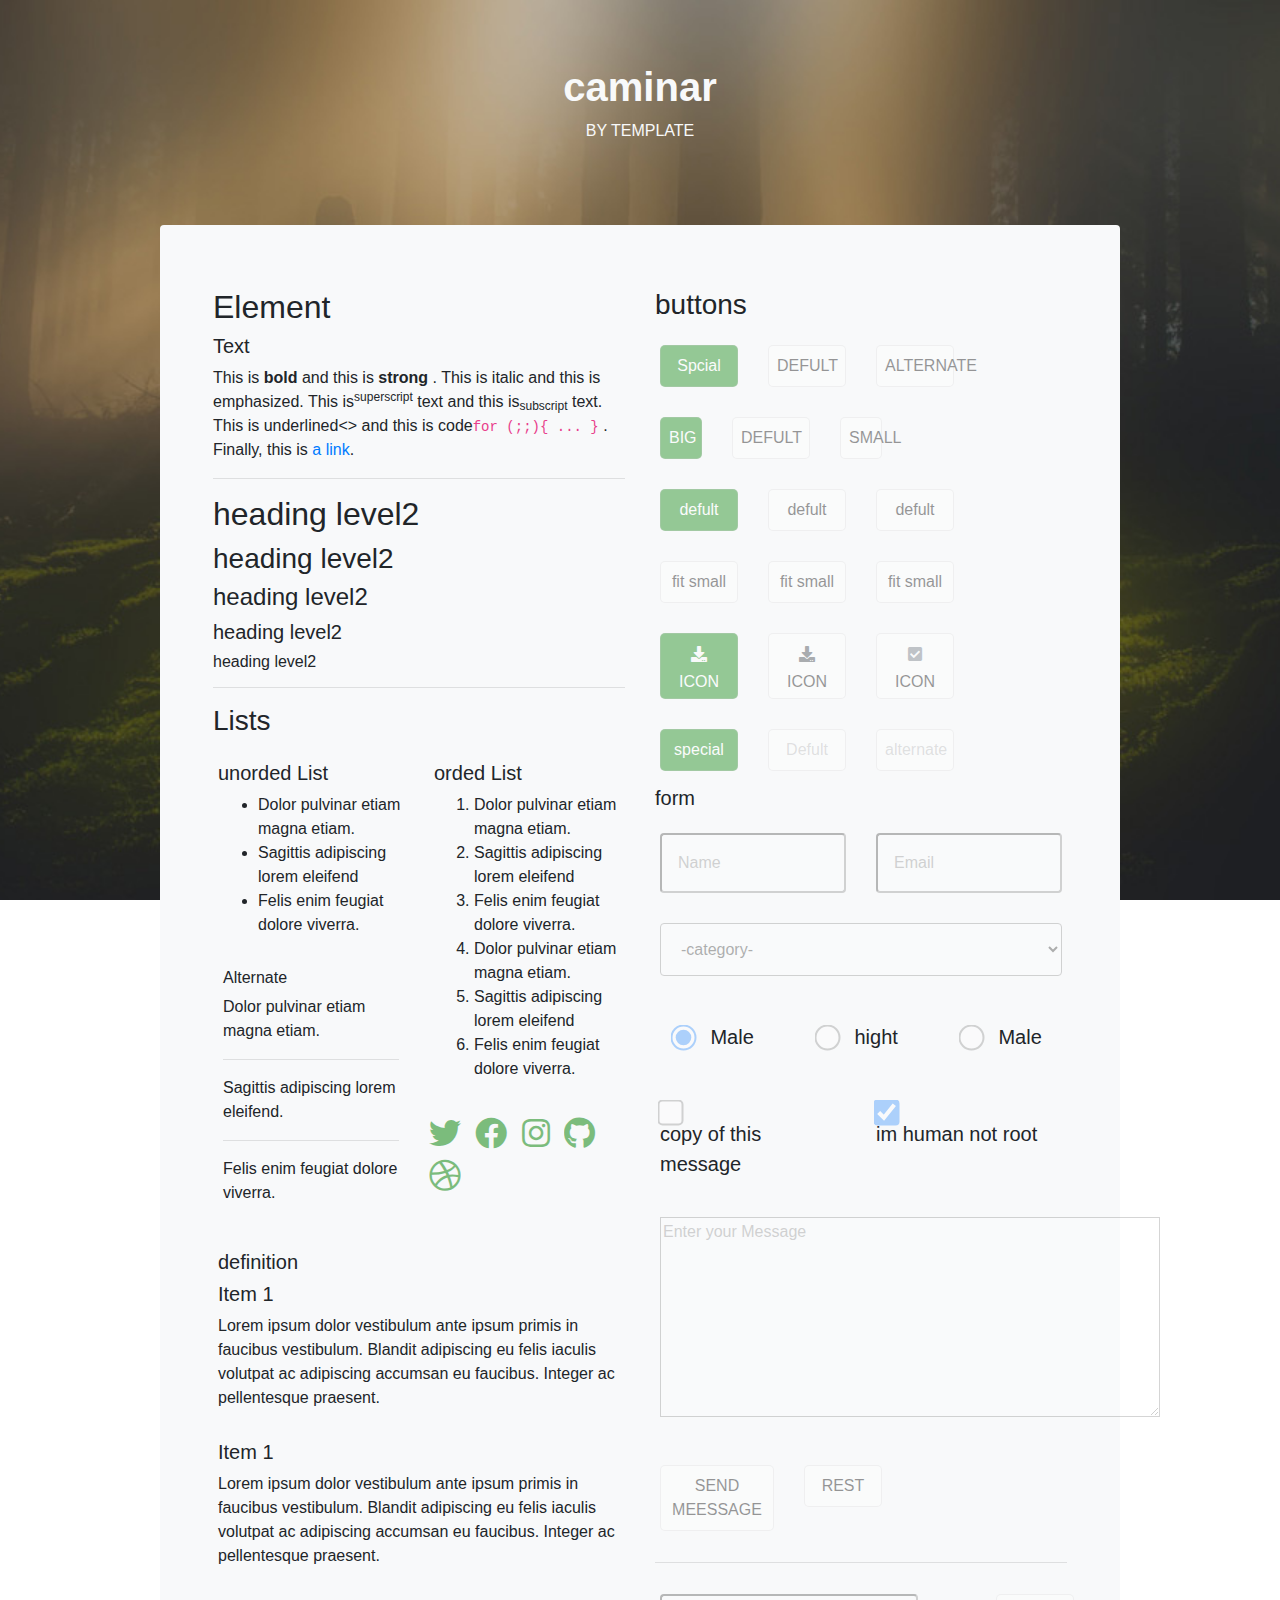
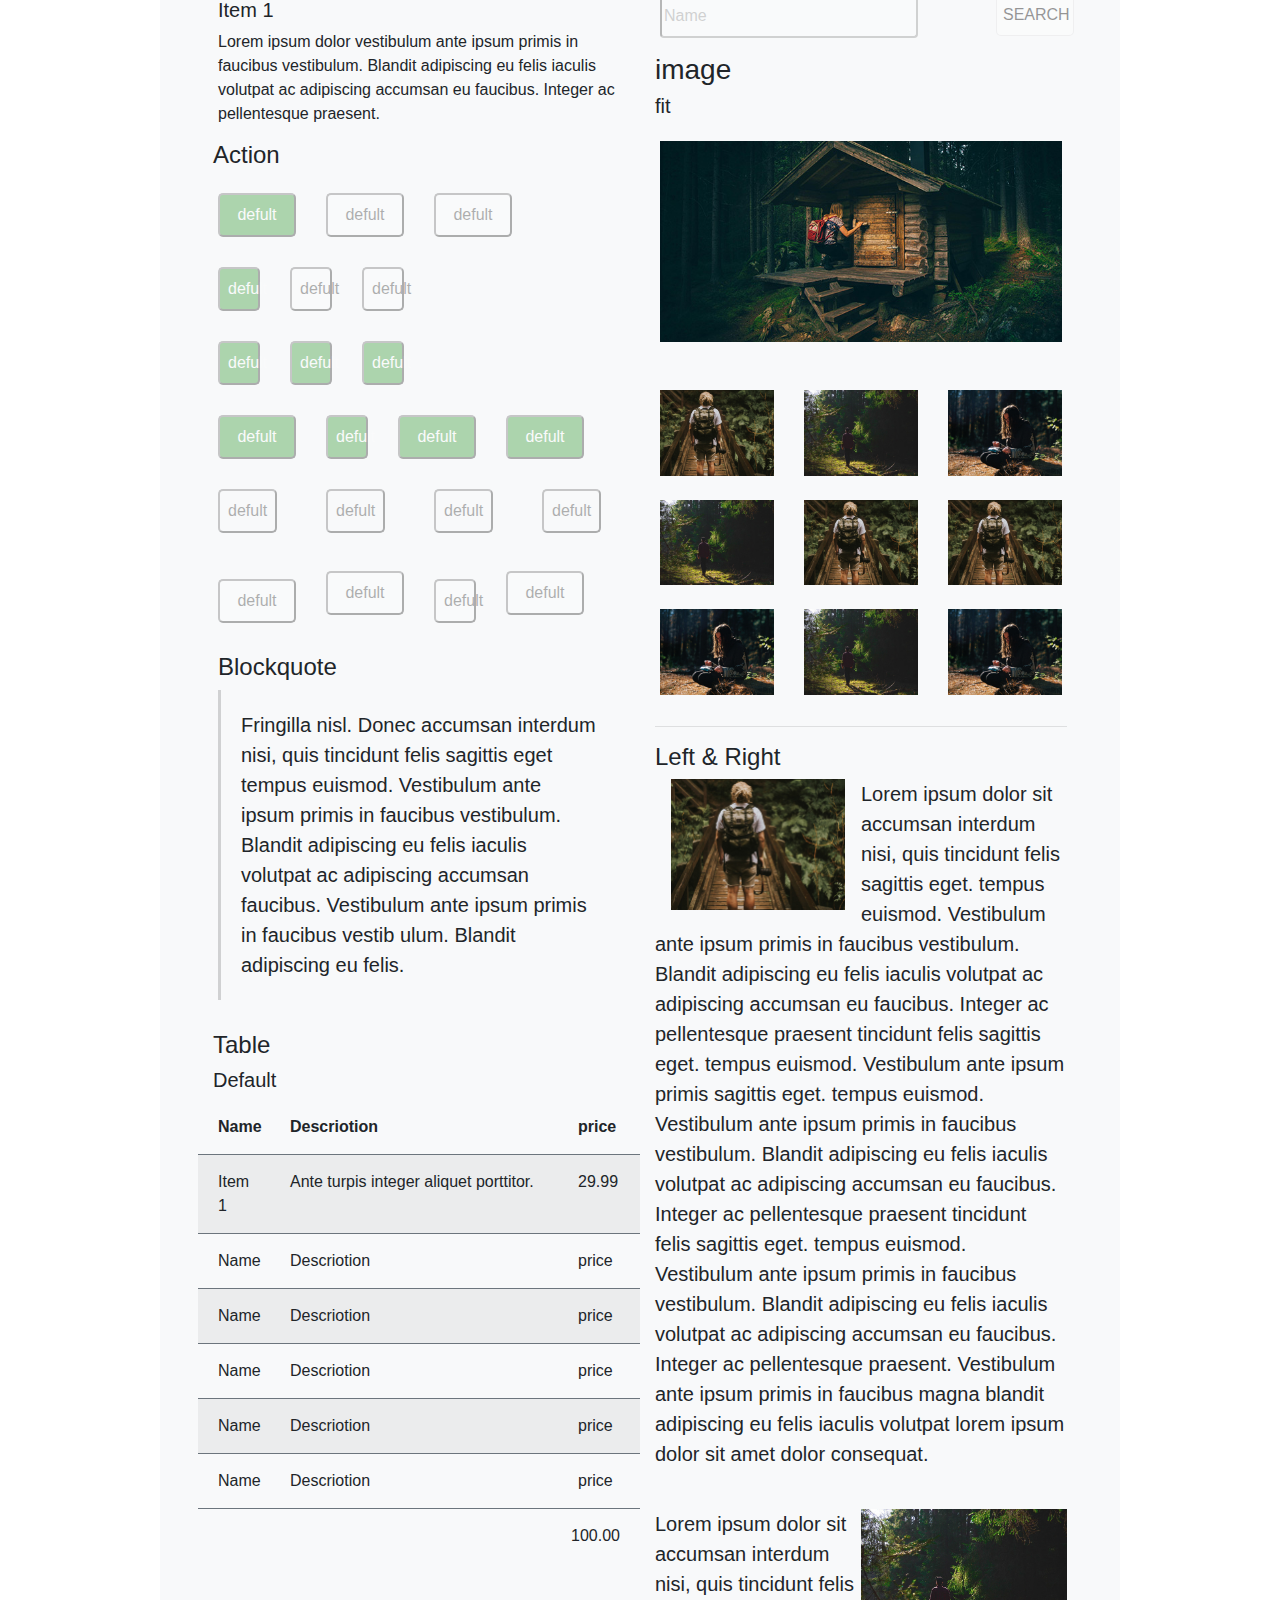
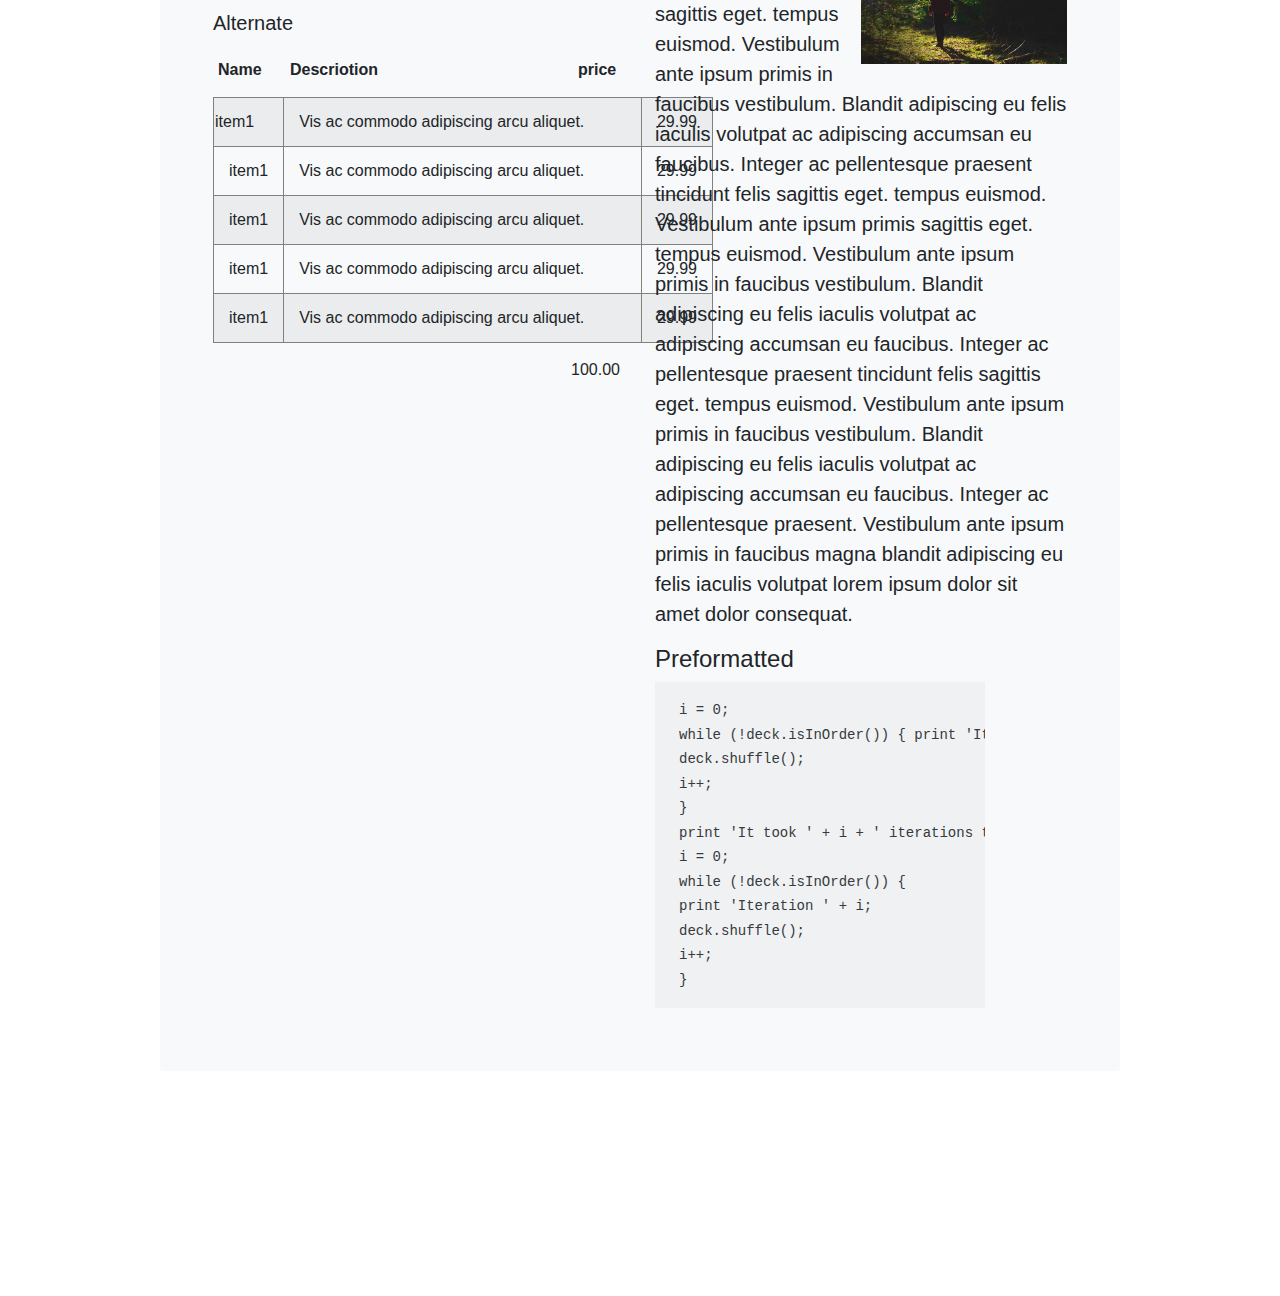
<file: ex-caminar.html>
<html>
<head>
<link rel="stylesheet" href="css/bootstrap.min.css">
<link rel="stylesheet" href="css/all.min.css">
<link rel="stylesheet" href="css/ex-caminar.css">


<script src="js/jquery-3.5.1.min.js"></script>
<script src="js/popper.min.js"></script>
<script src="js/bootstrap.min.js"></script>

</head>
<body >
<section>
<div class="row h-25 text-center bg-transparent">
  <div class="col-lg-12 text-light ">
    <div>
      <h1 class="pt-5 font-weight-bold font-">caminar</h1>
      <p>BY TEMPLATE</p>
    </div>

  </div>
</div>

<div class="container w-75 bg-black  m-auto p-5  bg-light rounded">

  <div class="row">

        <div class="col-lg-6">

            <div class="elemnt   ">
                   


                <h2>Element</h2>
                 <h5>Text</h5>
                  <p>
                    This is <b>bold</b> and this is<strong> strong</strong> .
                     This is italic and this is emphasized.
                      This is<sup>superscript</sup>  text and this is<sub>subscript</sub>  text.
                       This is underlined<> and this is code<code>for (;;){ ... }</code>  
                       .
                        Finally, this is <a href="h">a link</a>.

                  </p>
                      <hr>
                      <h2>heading level2</h2>
                      <h3>heading level2</h3>
                      <h4>heading level2</h4>
                      <h5>heading level2</h5>
                      <h6>heading level2</h6>
                      
                     <hr>

           <!-- close the element div -->
            </div>
                    <h3>Lists</h3>
                  <div class="row">
                        <div class="col-lg-6      ">
                           <div>
                             <h5>unorded List</h5>
                          <ul>
                            <li>Dolor pulvinar etiam magna etiam. </li>
                            <li>Sagittis adipiscing lorem eleifend</li>
                            <li>Felis enim feugiat dolore viverra.</li>


                          </ul>
                               <div class="row">
                                    <div class="col-lg-12">
                                      <div>
                                          <h6>Alternate</h6>
                                        Dolor pulvinar etiam magna etiam.
                                         <hr>
                                         Sagittis adipiscing lorem eleifend.
                                         <hr>
                                         Felis enim feugiat dolore viverra.


                                      </div>
                                    </div>
                                    
                               </div>



                           </div>
                        </div>
                        <div class="col-lg-6 ">
                            <div>
                                   <h5>orded List</h5>
                                    <ol>

                                        <li>Dolor pulvinar etiam magna etiam. </li>
                                        <li>Sagittis adipiscing lorem eleifend</li>
                                        <li>Felis enim feugiat dolore viverra.</li>
                                        <li>Dolor pulvinar etiam magna etiam. </li>
                                        <li>Sagittis adipiscing lorem eleifend</li>
                                        <li>Felis enim feugiat dolore viverra.</li>
    

                                    </ol>
                                      <div class="row">

                                        <div class="col-med-12" >
                                          <div>

                                            <i class="fab fa-twitter myicon"></i>
                                            <i class="fab fa-facebook myicon "></i>
                                            <i class="fab fa-instagram myicon"></i>
                                            <i class="fab fab fa-github myicon"></i>
                                            <i class="fab fa-dribbble myicon"></i>



                                          </div>
                                        </div>

                                      </div>







                                              
                            </div>

                            
                        </div>

                  </div> 
                 
       <div class="row">

                <div class="col-lg-12">
                <div>
      <h5>definition</h5>
                   <h5>Item 1</h5> 
                    Lorem ipsum dolor vestibulum ante ipsum 
                    primis in faucibus vestibulum. Blandit 
                    adipiscing eu felis iaculis volutpat ac
                     adipiscing accumsan eu faucibus. Integer
                      ac pellentesque praesent.
                
                </div>

            </div>


       </div>






       <div class="row">

        <div class="col-lg-12">
        <div>

           <h5>Item 1</h5> 
            Lorem ipsum dolor vestibulum ante ipsum 
            primis in faucibus vestibulum. Blandit 
            adipiscing eu felis iaculis volutpat ac
             adipiscing accumsan eu faucibus. Integer
              ac pellentesque praesent.
        
        </div>

    </div>


</div>






<div class="row">

    <div class="col-lg-12">
    <div>

       <h5>Item 1</h5> 
        Lorem ipsum dolor vestibulum ante ipsum 
        primis in faucibus vestibulum. Blandit 
        adipiscing eu felis iaculis volutpat ac
         adipiscing accumsan eu faucibus. Integer
          ac pellentesque praesent.
    
    </div>

</div>


</div>
<h4>Action</h4>

  <div class=" row ">
    <div class="col-3">
          
          <div>  <button class="btn-color p-2"> defult</button></div>
    </div>


    <div class="col-3 ">

          
        <div >  <button class="p-2" > defult</button></div>
  
    </div>

  <div class="col-3">

    <div >  <button class="p-2"> defult</button></div>


</div>

<!-- close row -->

  </div>
   
    <div class="row       ">

   <div class="col-lg-2">

          <div>     <button class="btn-color p-2">defult</button> </div> 
   </div>
 

   <div class="col-lg-2">

    <div>     <button class="p-2">defult</button> </div> 

</div>


<div class="col-lg-2">

    <div>     <button class="p-2">defult</button> </div> 

</div>

<!-- close row -->
    </div>          



    <div class="row">

        <div class="col-lg-2">
      
          <div>  <button class="btn-color p-2">defult</button></div>

        </div>



        <div class="col-lg-2">
      
            <div>  <button class="btn-color p-2">defult</button></div>
  
          </div>
  

          
        <div class="col-lg-2">
      
            <div>  <button class="btn-color p-2">defult</button></div>
  
          </div>


        <!-- close row -->
    </div>


<div  class="row">

    <div class="col-lg-3">

 <div><button  class="btn-color p-2">defult</button></div>


    </div>



    <div class="col-lg-2">

        <div><button  class="btn-color p-2">defult</button></div>
       
       
           </div>

           <div class="col-lg-3">

            <div><button  class="btn-color p-2">defult</button></div>
           
           
               </div>

               <div class="col-lg-3">

                <div><button  class="btn-color p-2">defult</button></div>
               
               
                   </div>
               



<!-- close row -->
</div>



<div class="row our-btn">

   <div class="col-lg-3">
     <div> <button class="p-2">defult</button></div>

   </div>

   <div class="col-lg-3">
    <div> <button class="p-2">defult</button></div>

  </div>

  <div class="col-lg-3">
    <div> <button class="p-2">defult</button></div>

  </div>

  <div class="col-lg-3">
    <div> <button class="p-2">defult</button></div>

  </div>



<!-- close row -->
</div>


<div class="row align-items-lg-center">
 




    <div class="col-lg-3  pt-3">
        <div> 
           <button class="p-2">defult</button>
   
        </div>
   
   
    </div>
    <div class="col-lg-3">
        <div> 
           <button class="p-2">defult</button>
   
        </div>
   
   
    </div>
    <div class="col-lg-2 pt-3">
        <div> 
           <button class="p-2">defult</button>
   
        </div>
   
   
    </div>
    <div class="col-lg-3">
        <div> 
           <button class="p-2">defult</button>
   
        </div>
   
   
    </div>







<!--close row-->
</div>



<div class="row">

    <div class="col-lg-12">

       <div>

   <h4> Blockquote</h4>


   <blockquote class="quot lead">
        Fringilla nisl. Donec
         accumsan interdum nisi, quis
          tincidunt felis sagittis eget
           tempus euismod. Vestibulum ante
            ipsum primis in faucibus vestibulum.
             Blandit adipiscing eu felis iaculis 
             volutpat ac adipiscing accumsan faucibus.
              Vestibulum ante ipsum 
        primis in faucibus vestib
        ulum. Blandit adipiscing eu felis.


    </blockquote>

       </div>

    </div>

<!-- close row -->
</div>



<h4>Table</h4>
<h5>Default</h5>



<div class="row  ">

   <div class="col-2">

   <div class="font-weight-bold">

    Name
   </div>
 </div>

   <dik class="col-8">


    <div class="font-weight-bold">

      Descriotion
     </div>

  </dik>
  
  <div class="col-2">

    <div class="font-weight-bold">

      price
     </div>
  </div>
<!-- close row -->
  </div>

  <div class="row border-bottom border-top  row-color border-secondary ">

<div class="col-lg-2">


   <div>
    Item 1	

   </div>

  </div>




  <div class="col-lg-8">


<div>


  Ante turpis integer aliquet porttitor.	
</div>


</div>

      <div class="col-lg-2">

<div>

  29.99


</div>


</div>



  <!-- close row -->
</div>





<div class="row      border-bottom border-secondary ">

  <div class="col-2">

  <div>

   Name
  </div>
</div>

  <dik class="col-8">


   <div>

     Descriotion
    </div>

 </dik>
 
 <div class="col-2">

   <div>

     price
    </div>
 </div>
<!-- close row -->
 </div>

 
<div class="row    row-color  border-bottom border-secondary ">

  <div class="col-2">

  <div>

   Name
  </div>
</div>

  <dik class="col-8">


   <div>

     Descriotion
    </div>

 </dik>
 
 <div class="col-2">

   <div>

     price
    </div>
 </div>
<!-- close row -->
 </div>
 
<div class="row      border-bottom border-secondary ">

  <div class="col-2">

  <div>

   Name
  </div>
</div>

  <dik class="col-8">


   <div>

     Descriotion
    </div>

 </dik>
 
 <div class="col-2">

   <div>

     price
    </div>
 </div>
<!-- close row -->
 </div>
 
<div class="row   row-color   border-bottom border-secondary ">

  <div class="col-2">

  <div>

   Name
  </div>
</div>

  <dik class="col-8">


   <div>

     Descriotion
    </div>

 </dik>
 
 <div class="col-2">

   <div>

     price
    </div>
 </div>
<!-- close row -->
 </div>
 
<div class="row      border-bottom border-secondary ">

  <div class="col-2">

  <div>

   Name
  </div>
</div>

  <dik class="col-8">


   <div>

     Descriotion
    </div>

 </dik>
 
 <div class="col-2">

   <div>

     price
    </div>
 </div>
<!-- close row -->
 </div>

 <div class="row ">
  <div class="col-lg-1 offset-11  d-flex justify-content-end">

<div class=" ">

100.00

</div>


  </div>




</div>

<h5 class="pt-5">Alternate</h5>

<div class="row   border-secondary ">

  <div class="col-2">

  <div class="font-weight-bold">

   Name
  </div>
</div>

  <dik class="col-8">


   <div class="font-weight-bold">

     Descriotion
    </div>

 </dik>
 
 <div class="col-2">

   <div class="font-weight-bold">

     price
    </div>
 </div>
<!-- close row -->
 </div>

<table border="1px" width="500px"  >

<tr class="row-color ">
<td style="width: 10%; padding: 15p;">item1</td>
<td style="width: 80%; padding: 15px;">Vis ac commodo adipiscing arcu aliquet.	</td>
<td style="width: 10%; padding: 15px;">29.99
</td>
</tr>


<tr>
  <td style="width: 10%; padding: 15px;">item1</td>
  <td style="width: 80%; padding: 15px;">Vis ac commodo adipiscing arcu aliquet.	</td>
  <td style="width: 10%; padding: 15px;">29.99
  </td>
  </tr>
  <tr class="row-color">
    <td style="width: 10%; padding: 15px;">item1</td>
    <td style="width: 80%; padding: 15px;">Vis ac commodo adipiscing arcu aliquet.	</td>
    <td style="width: 10%; padding: 15px;">29.99
    </td>
    </tr>
    <tr>
      <td style="width: 10%; padding: 15px;">item1</td>
      <td style="width: 80%; padding: 15px;">Vis ac commodo adipiscing arcu aliquet.	</td>
      <td style="width: 10%; padding: 15px;">29.99
      </td>
      </tr>
      <tr class="row-color">
        <td style="width: 10%; padding: 15px;">item1</td>
        <td style="width: 80%; padding: 15px;">Vis ac commodo adipiscing arcu aliquet.	</td>
        <td style="width: 10%; padding: 15px;">29.99
        </td>
        </tr>
                    

</table>
<div class="row ">
  <div class="col-lg-1 offset-11  d-flex justify-content-end">

<div class=" ">

100.00

</div>


  </div>




</div>








<!-- close the div column -->
        </div>


<div class="col-lg-6 buttons">


<h3>buttons</h3>

<!-- opining row -->
<div class="row">
   
           <div class="col-lg-3 ">
        
             <div><button class="btn-color p-2">Spcial</button></div>

          </div>





          <div class="col-lg-3">
            <div><button class="p-2">DEFULT</button></div>
   
         </div>






       <div class="col-lg-3">
        <div><button class="p-2">ALTERNATE</button></div>

      </div>




<!-- close the row -->
</div>





<div class="row">

<div class="col-lg-2">

<div><button class="btn-color p-2">BIG</button></div>

</div>

<div class="col-lg-3">

  <div><button class="p-2">DEFULT</button></div>
  
  </div>

  <div class="col-lg-2">

    <div><button class="p-2">SMALL</button></div>
    
    </div>
 

<!-- close the row -->
</div>


 <div class="row">

<div class="col-3">



<div><button class="p-2 btn-color">defult</button></div>


</div>


<div class="col-3">



  <div><button class="p-2">defult</button></div>
  
  
  </div>

  <div class="col-3">



    <div><button class="p-2">defult</button></div>
    
    
    </div>

<!-- close the row -->
 </div>


<div class="row">

<div class="col-lg-3">

    <div><button class="p-2">fit small</button></div>
</div>

<div class="col-lg-3">
  <div><button class="p-2">fit small</button></div>
  
</div>

<div class="col-lg-3">
  <div><button class="p-2">fit small</button></div>
  
</div>
<!-- close the row -->
</div>


<div class="row">

<div class="col-lg-3">

  <div><button class="p-1 btn-color"><i class="fa fas fa-download text-light  p-2 "></i> ICON</button></div>
</div>

<div class="col-lg-3">
<div><button class="p-1"><i class="fa fas fa-download text-dark p-2"></i> ICON</button></div>

</div>

<div class="col-lg-3">
<div><button class="p-1" ><i class="fa far fa-check-square text-muted p-2"></i>ICON</button></div>
</div>

  <!-- close the row -->
</div>


<div class="row">
<div class="col-lg-3">
 <div><button disabled  class="p-2 btn-color">special</button></div>
</div>

<div class="col-lg-3">
  <div><button disabled class="p-2">Defult</button></div>
 </div>
 <div class="col-lg-3">
  <div><button disabled class="p-2">alternate</button></div>
 </div>
<!-- close the row -->
</div>
<h5>form</h5>

<div class="row">


<div class="col-lg-6">


<div><input placeholder="Name" class="p-3 rounded  w-100" type="text"></input></div>

</div>



<div class="col-lg-6">

  <div><input  placeholder="Email" class="p-3 rounded  w-100" type="text"></input></div>



</div>




<!-- close the row -->
</div>


<div class="row">
<div class="col-lg-12">
  <div><select class="w-100 p-3 rounded">
<option>-category-</option>
<option>manufactring</option>
<option>shiping</option>
<option>Adminastration</option>
<option>human resource</option>

  </select></div>
</div>


<!-- close row -->
</div>





<div class="row">






  <div class="col-lg-4 p-3">  
<div>
    <input type="radio"   checked="checked" class="mx-3 " id="male" name="gender" value="male">
    <label  class="gender" for="male">Male</label><br>

  </div>



  </div>


  <div class="col-lg-4 p-3 ">  

  <div >
      <input type="radio"  class="mx-3 " id="male" name="gender"></input>
      <label for="male" class="gender">hight </label>
    </div>

  </div>




 <div class="col-lg-4 p-3">  
<div>
    <input type="radio" class="mx-3 gender" id="male" name="gender" value="male">
    <label for="male" class="gender">Male</label><br>

    
  </div>

    
  </div>


<!-- colse the row -->
</div>


<div class="row">
  <div class="col-lg-6">



     <div>
       <input type="checkbox"  class="mx-1" id="ms" name="message">
     <label for="ms" class="ms">  copy of this message</label>
     <br>

    </div>

  </div>






  <div class="col-lg-6">



    <div>
      <input type="checkbox"  checked="checked" class="mx-1" id="ms" name="message">
    <label for="ms" class="ms">  im human not root</label>
    <br>

   </div>

 </div>


</div>




<div class="row">

<div class="col-lg-12">

<div>


<textarea   style="width: 500px; height: 200px;"  placeholder="Enter your Message"></textarea>

</div>



</div>

<div class="col-lg-4 mt-5">
  <div><button class="p-2" type="submit"> SEND MEESSAGE</button></div>
  
  </div>


<div class="col-lg-3 mt-5">
  <div><button type="submit" class="p-2"> REST</button></div>
  
  </div>

  <!-- close row -->
</div>
<hr>
<div class="row">

 <div class="col-md-8">
  
<!-- <div><input type="search" placeholder="quary"  class="quar" class="py-3 rounded-lg"></div> -->



<div><input placeholder="Name" class="py-2 rounded  w-100" type="text"></input></div>


 </div>

<div class="col-3 b">

<div><button class="PY-2 ML-5 " >SEARCH</button></div>

</div>

</div>
<h3>image</h3>
<h5>fit</h5>
<div class="row">

  <div class="col-12">

   <div><img src="images/pic01.jpg" class="img-fluid"></div>
  </div>




  <div class="col-4 pt-5">

    <div><img src="images/pic06.jpg" class="img-fluid"></div>
   </div>

   
  <div class="col-4 pt-5">

    <div><img src="images/pic07.jpg" class="img-fluid"></div>
   </div>

   
  <div class="col-4 pt-5 ">

    <div><img src="images/pic08.jpg" class="img-fluid"></div>
   </div>
 


   
  <div class="col-4 pt-4">

    <div><img src="images/pic07.jpg" class="img-fluid"></div>
   </div>

   
  <div class="col-4 pt-4">

    <div><img src="images/pic06.jpg" class="img-fluid"></div>
   </div>

   
  <div class="col-4 pt-4 ">

    <div><img src="images/pic06.jpg" class="img-fluid"></div>
   </div>
 
   
  <div class="col-4 pt-4">

    <div><img src="images/pic08.jpg" class="img-fluid"></div>
   </div>

   
  <div class="col-4 pt-4">

    <div><img src="images/pic07.jpg" class="img-fluid"></div>
   </div>

   
  <div class="col-4 pt-4">

    <div><img src="images/pic08.jpg" class="img-fluid"></div>
   </div>
 

<!-- close row -->
  </div>

<hr>
<h4>Left & Right</h4>



<img src="images/pic06.jpg"  class ="px-3 " style="float: left;" width=50%>

<p class="lead">

  Lorem ipsum dolor sit accumsan interdum nisi,
   quis tincidunt felis sagittis eget. tempus euismod.
    Vestibulum ante ipsum primis in faucibus vestibulum.
     Blandit adipiscing eu felis iaculis volutpat ac adipiscing
      accumsan eu faucibus. Integer ac pellentesque praesent tincidunt
       felis sagittis eget. tempus euismod. Vestibulum ante ipsum primis
        sagittis eget. tempus euismod. Vestibulum ante ipsum primis in 
        faucibus vestibulum. Blandit adipiscing eu felis iaculis volutpat ac
         adipiscing accumsan eu faucibus. Integer ac pellentesque praesent
          tincidunt felis sagittis eget. tempus euismod. Vestibulum ante
           ipsum primis in faucibus vestibulum. Blandit adipiscing eu felis
            iaculis volutpat ac adipiscing accumsan eu faucibus. Integer ac
             pellentesque praesent. Vestibulum ante ipsum primis in faucibus 
             magna blandit adipiscing eu 
  felis iaculis volutpat lorem ipsum dolor sit amet dolor consequat.
</p>

<br>
<img src="images/pic07.jpg" width="50%" style="float: right;">

<p class="lead">

  Lorem ipsum dolor sit accumsan interdum nisi, 
  quis tincidunt felis sagittis eget. tempus euismod. 
  Vestibulum ante ipsum primis in faucibus vestibulum. 
  Blandit adipiscing eu felis iaculis volutpat ac adipiscing
   accumsan eu faucibus. Integer ac pellentesque praesent tincidunt
    felis sagittis eget. tempus euismod. Vestibulum ante ipsum primis 
    sagittis eget. tempus euismod. Vestibulum ante ipsum primis in faucibus
     vestibulum. Blandit adipiscing eu felis iaculis volutpat ac adipiscing 
     accumsan eu faucibus. Integer ac pellentesque praesent tincidunt felis 
     sagittis eget. tempus euismod. Vestibulum ante ipsum primis in faucibus
      vestibulum. Blandit adipiscing eu felis iaculis volutpat ac adipiscing 
      accumsan eu faucibus. Integer ac pellentesque praesent. Vestibulum ante ipsum
       primis in faucibus magna
   blandit adipiscing eu felis iaculis volutpat lorem ipsum dolor sit amet dolor consequat.

</p>


<h4>Preformatted</h4>
<code  class="text-dark">

  i = 0;
<br>
while (!deck.isInOrder()) {
   print 'Iteration ' + i;<br>
   deck.shuffle();<br>
   i++;<br>
}
<br>
print 'It took ' + i + ' iterations to sort the deck.';    <br>

  i = 0;<br>

  while (!deck.isInOrder()) {<br>
     print 'Iteration ' + i;<br>
     deck.shuffle();<br>
     i++;<br>
  }
  

  


</code>


<!-- close the main  second col -->
</div>


<!--  close main  row -->
  </div>

 

<!-- close the maain container div -->

</div>

<div class=" h-25  d-flex align-items-lg-center justify-content-center text-center">
 
<div class=" h-25">
  <span><i class="fab fa-twitter footer-icon"></i></span>
  <span><i class="fab fab fa-facebook footer-icon"></i></span>
  <span><i class="fab fab fa-instagram footer-icon"></i></span>
  <span><i class="fab fab far fa-envelope footer-icon"></i></span>
<p class="footer-color">© Untitled. All rights reserved. Images Unsplash Design TEMPLATED</p>
</div>
    </div>

</section>


</body>
</html>
</file>
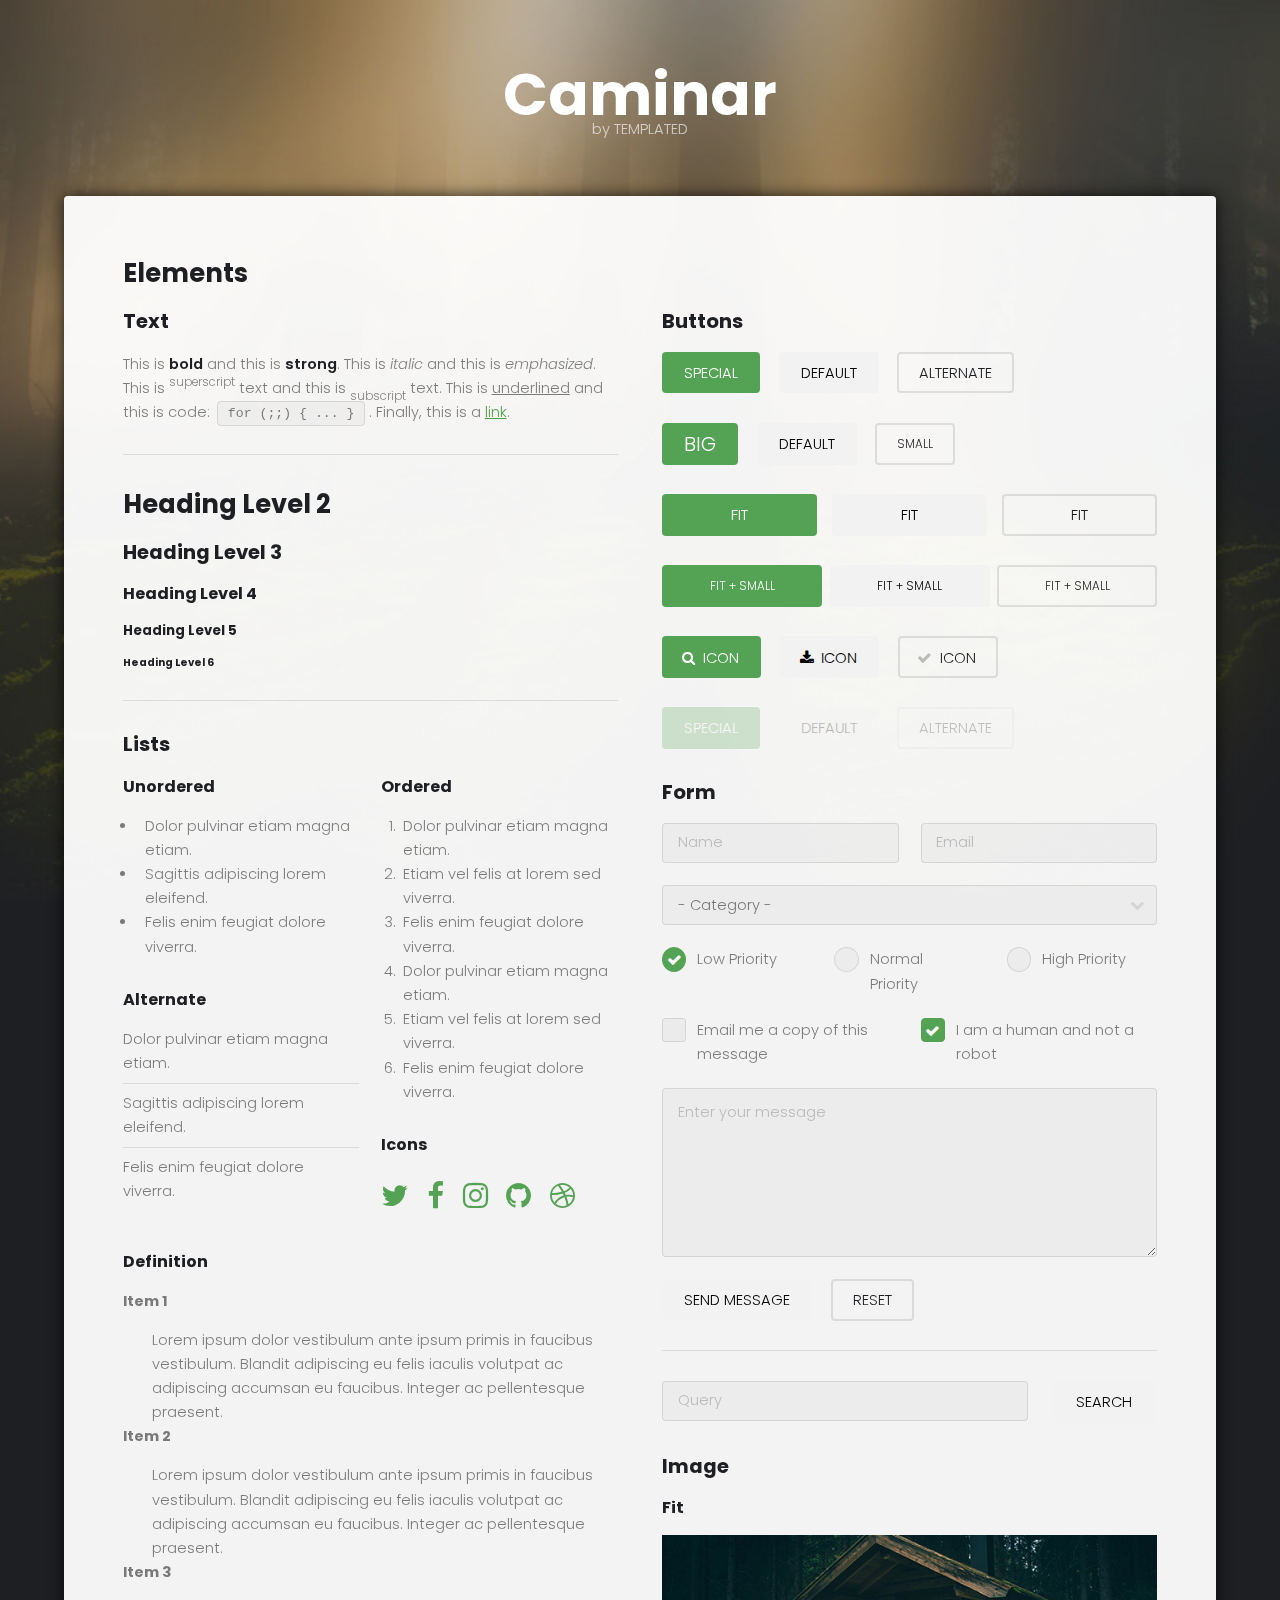
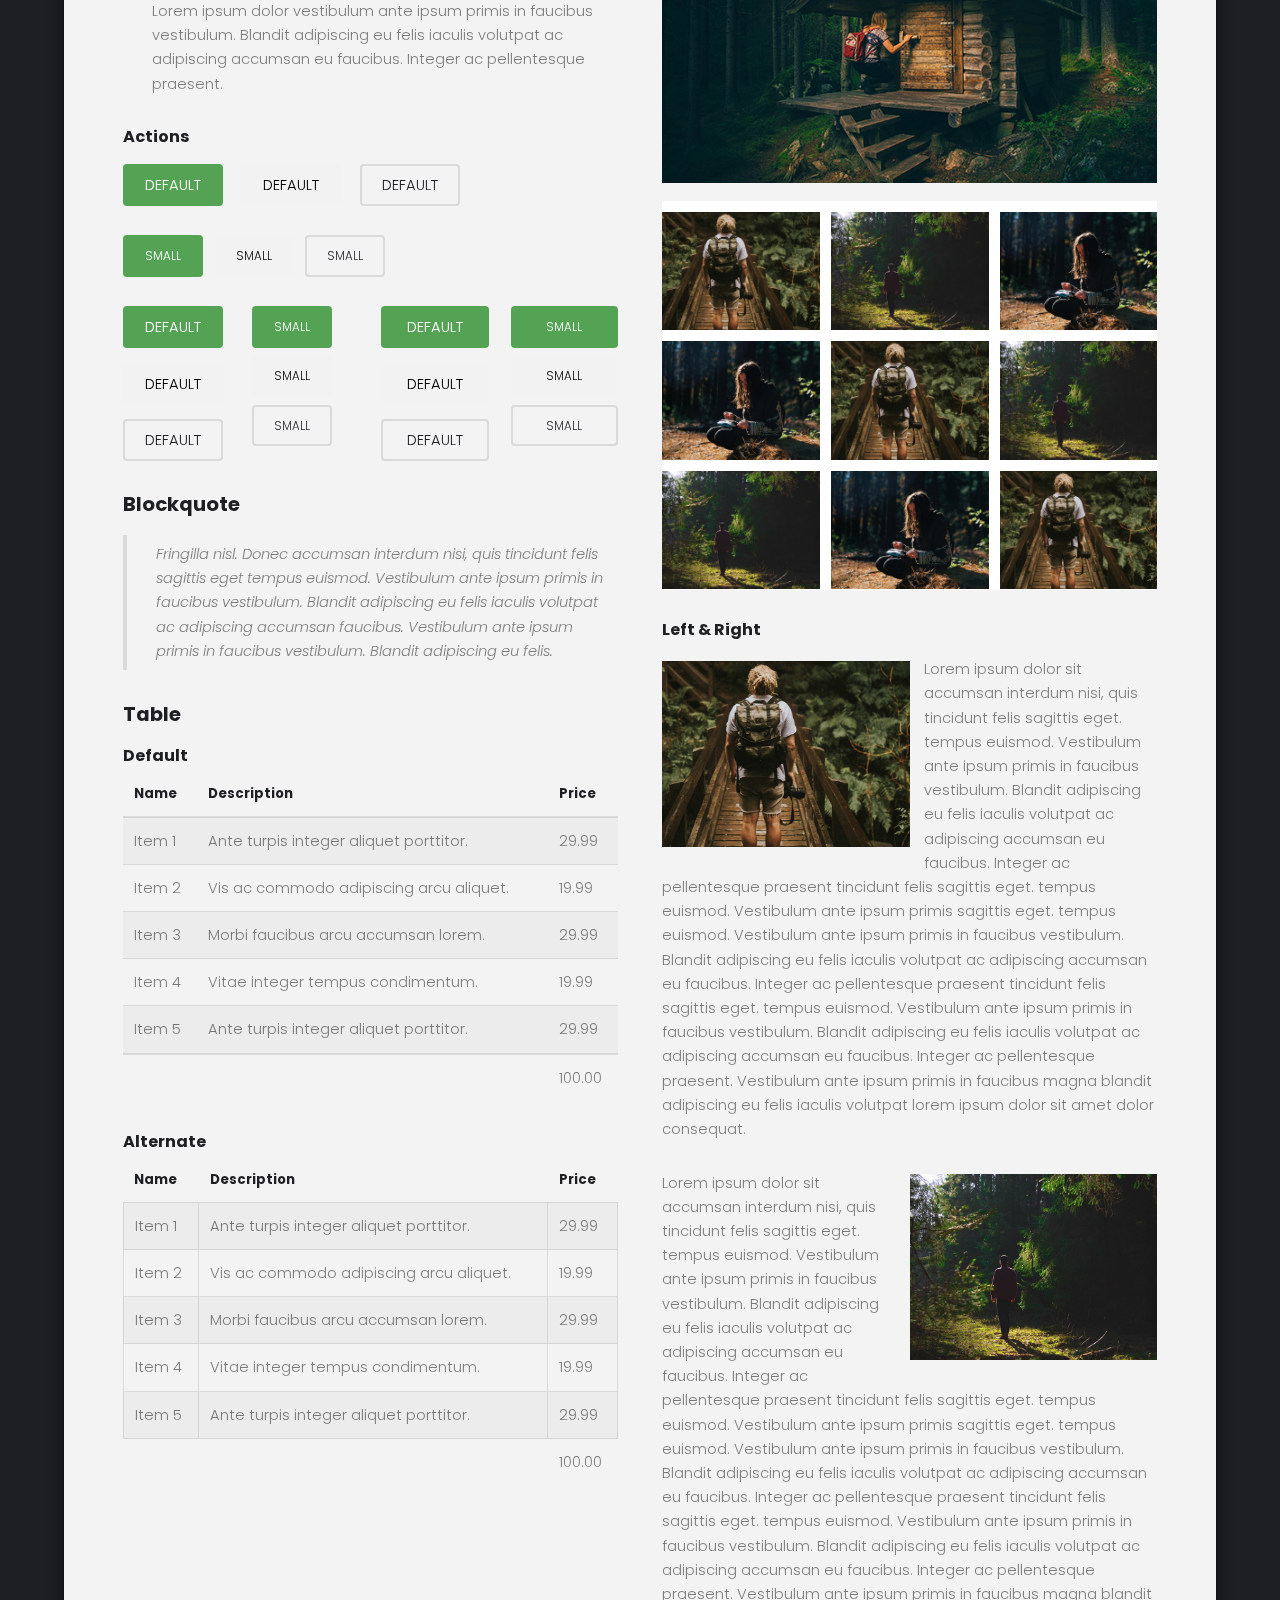
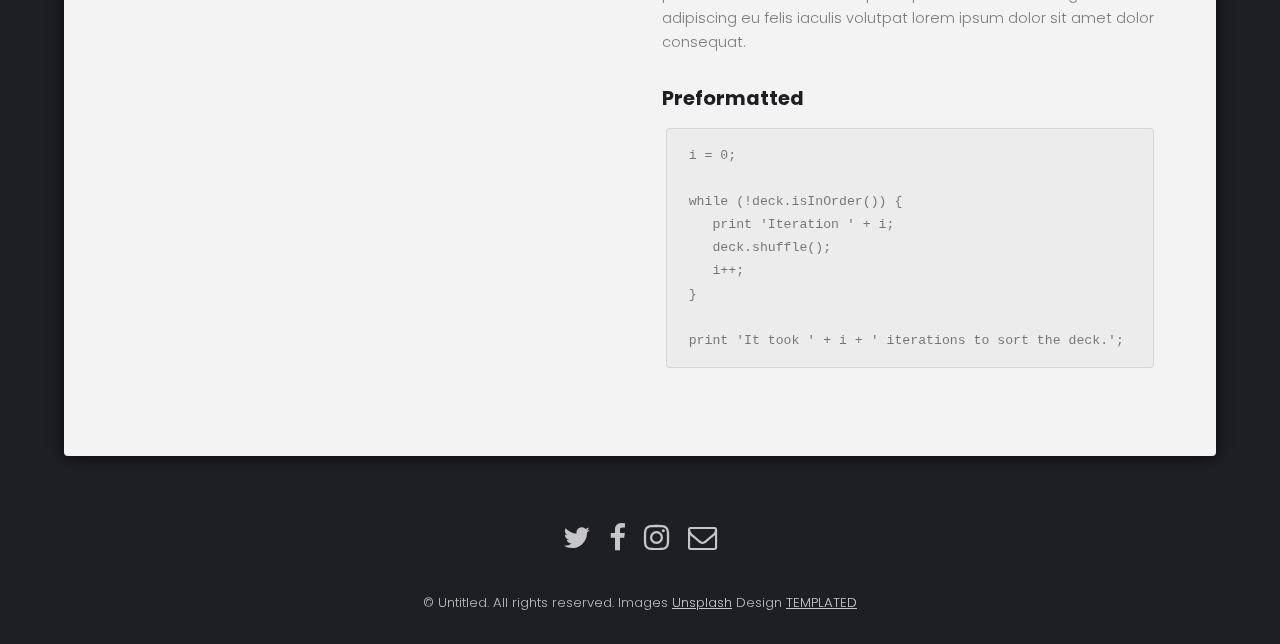
<file: templated-caminar/elements.html>
<!DOCTYPE HTML>
<!--
	Caminar by TEMPLATED
	templated.co @templatedco
	Released for free under the Creative Commons Attribution 3.0 license (templated.co/license)
-->
<html>
	<head>
		<title>Caminar by TEMPLATED</title>
		<meta charset="utf-8" />
		<meta name="viewport" content="width=device-width, initial-scale=1" />
		<link rel="stylesheet" href="assets/css/main.css" />
	</head>
	<body>

		<!-- Header -->
			<header id="header">
				<div class="logo"><a href="#">Caminar <span>by TEMPLATED</span></a></div>
			</header>

		<!-- Main -->
			<section id="main">
				<div class="inner">
					<div class="wrapper style1">
						<div class="content">

							<!-- Elements -->
								<h2 id="elements">Elements</h2>
								<div class="row 200%">
									<div class="6u 12u$(medium)">

										<!-- Text stuff -->
											<h3>Text</h3>
											<p>This is <b>bold</b> and this is <strong>strong</strong>. This is <i>italic</i> and this is <em>emphasized</em>.
											This is <sup>superscript</sup> text and this is <sub>subscript</sub> text.
											This is <u>underlined</u> and this is code: <code>for (;;) { ... }</code>.
											Finally, this is a <a href="#">link</a>.</p>
											<hr />
											<h2>Heading Level 2</h2>
											<h3>Heading Level 3</h3>
											<h4>Heading Level 4</h4>
											<h5>Heading Level 5</h5>
											<h6>Heading Level 6</h6>
											<hr />

										<!-- Lists -->
											<h3>Lists</h3>
											<div class="row">
												<div class="6u 12u$(small)">

													<h4>Unordered</h4>
													<ul>
														<li>Dolor pulvinar etiam magna etiam.</li>
														<li>Sagittis adipiscing lorem eleifend.</li>
														<li>Felis enim feugiat dolore viverra.</li>
													</ul>

													<h4>Alternate</h4>
													<ul class="alt">
														<li>Dolor pulvinar etiam magna etiam.</li>
														<li>Sagittis adipiscing lorem eleifend.</li>
														<li>Felis enim feugiat dolore viverra.</li>
													</ul>

												</div>
												<div class="6u$ 12u$(small)">

													<h4>Ordered</h4>
													<ol>
														<li>Dolor pulvinar etiam magna etiam.</li>
														<li>Etiam vel felis at lorem sed viverra.</li>
														<li>Felis enim feugiat dolore viverra.</li>
														<li>Dolor pulvinar etiam magna etiam.</li>
														<li>Etiam vel felis at lorem sed viverra.</li>
														<li>Felis enim feugiat dolore viverra.</li>
													</ol>

													<h4>Icons</h4>
													<ul class="icons">
														<li><a href="#" class="icon fa-twitter"><span class="label">Twitter</span></a></li>
														<li><a href="#" class="icon fa-facebook"><span class="label">Facebook</span></a></li>
														<li><a href="#" class="icon fa-instagram"><span class="label">Instagram</span></a></li>
														<li><a href="#" class="icon fa-github"><span class="label">Github</span></a></li>
														<li><a href="#" class="icon fa-dribbble"><span class="label">Dribbble</span></a></li>
													</ul>

												</div>
											</div>
											<h4>Definition</h4>
											<dl>
												<dt>Item 1</dt>
												<dd>
													<p>Lorem ipsum dolor vestibulum ante ipsum primis in faucibus vestibulum. Blandit adipiscing eu felis iaculis volutpat ac adipiscing accumsan eu faucibus. Integer ac pellentesque praesent.</p>
												</dd>
												<dt>Item 2</dt>
												<dd>
													<p>Lorem ipsum dolor vestibulum ante ipsum primis in faucibus vestibulum. Blandit adipiscing eu felis iaculis volutpat ac adipiscing accumsan eu faucibus. Integer ac pellentesque praesent.</p>
												</dd>
												<dt>Item 3</dt>
												<dd>
													<p>Lorem ipsum dolor vestibulum ante ipsum primis in faucibus vestibulum. Blandit adipiscing eu felis iaculis volutpat ac adipiscing accumsan eu faucibus. Integer ac pellentesque praesent.</p>
												</dd>
											</dl>

											<h4>Actions</h4>
											<ul class="actions">
												<li><a href="#" class="button special">Default</a></li>
												<li><a href="#" class="button">Default</a></li>
												<li><a href="#" class="button alt">Default</a></li>
											</ul>
											<ul class="actions small">
												<li><a href="#" class="button special small">Small</a></li>
												<li><a href="#" class="button small">Small</a></li>
												<li><a href="#" class="button alt small">Small</a></li>
											</ul>
											<div class="row">
												<div class="3u 12u$(small)">
													<ul class="actions vertical">
														<li><a href="#" class="button special">Default</a></li>
														<li><a href="#" class="button">Default</a></li>
														<li><a href="#" class="button alt">Default</a></li>
													</ul>
												</div>
												<div class="3u 12u$(small)">
													<ul class="actions vertical small">
														<li><a href="#" class="button special small">Small</a></li>
														<li><a href="#" class="button small">Small</a></li>
														<li><a href="#" class="button alt small">Small</a></li>
													</ul>
												</div>
												<div class="3u 12u$(small)">
													<ul class="actions vertical">
														<li><a href="#" class="button special fit">Default</a></li>
														<li><a href="#" class="button fit">Default</a></li>
														<li><a href="#" class="button alt fit">Default</a></li>
													</ul>
												</div>
												<div class="3u$ 12u$(small)">
													<ul class="actions vertical small">
														<li><a href="#" class="button special small fit">Small</a></li>
														<li><a href="#" class="button small fit">Small</a></li>
														<li><a href="#" class="button alt small fit">Small</a></li>
													</ul>
												</div>
											</div>

										<!-- Blockquote -->
											<h3>Blockquote</h3>
											<blockquote>Fringilla nisl. Donec accumsan interdum nisi, quis tincidunt felis sagittis eget tempus euismod. Vestibulum ante ipsum primis in faucibus vestibulum. Blandit adipiscing eu felis iaculis volutpat ac adipiscing accumsan faucibus. Vestibulum ante ipsum primis in faucibus vestibulum. Blandit adipiscing eu felis.</blockquote>

										<!-- Table -->
											<h3>Table</h3>

											<h4>Default</h4>
											<div class="table-wrapper">
												<table>
													<thead>
														<tr>
															<th>Name</th>
															<th>Description</th>
															<th>Price</th>
														</tr>
													</thead>
													<tbody>
														<tr>
															<td>Item 1</td>
															<td>Ante turpis integer aliquet porttitor.</td>
															<td>29.99</td>
														</tr>
														<tr>
															<td>Item 2</td>
															<td>Vis ac commodo adipiscing arcu aliquet.</td>
															<td>19.99</td>
														</tr>
														<tr>
															<td>Item 3</td>
															<td> Morbi faucibus arcu accumsan lorem.</td>
															<td>29.99</td>
														</tr>
														<tr>
															<td>Item 4</td>
															<td>Vitae integer tempus condimentum.</td>
															<td>19.99</td>
														</tr>
														<tr>
															<td>Item 5</td>
															<td>Ante turpis integer aliquet porttitor.</td>
															<td>29.99</td>
														</tr>
													</tbody>
													<tfoot>
														<tr>
															<td colspan="2"></td>
															<td>100.00</td>
														</tr>
													</tfoot>
												</table>
											</div>

											<h4>Alternate</h4>
											<div class="table-wrapper">
												<table class="alt">
													<thead>
														<tr>
															<th>Name</th>
															<th>Description</th>
															<th>Price</th>
														</tr>
													</thead>
													<tbody>
														<tr>
															<td>Item 1</td>
															<td>Ante turpis integer aliquet porttitor.</td>
															<td>29.99</td>
														</tr>
														<tr>
															<td>Item 2</td>
															<td>Vis ac commodo adipiscing arcu aliquet.</td>
															<td>19.99</td>
														</tr>
														<tr>
															<td>Item 3</td>
															<td> Morbi faucibus arcu accumsan lorem.</td>
															<td>29.99</td>
														</tr>
														<tr>
															<td>Item 4</td>
															<td>Vitae integer tempus condimentum.</td>
															<td>19.99</td>
														</tr>
														<tr>
															<td>Item 5</td>
															<td>Ante turpis integer aliquet porttitor.</td>
															<td>29.99</td>
														</tr>
													</tbody>
													<tfoot>
														<tr>
															<td colspan="2"></td>
															<td>100.00</td>
														</tr>
													</tfoot>
												</table>
											</div>

									</div>
									<div class="6u$ 12u$(medium)">

										<!-- Buttons -->
											<h3>Buttons</h3>
											<ul class="actions">
												<li><a href="#" class="button special">Special</a></li>
												<li><a href="#" class="button">Default</a></li>
												<li><a href="#" class="button alt">Alternate</a></li>
											</ul>
											<ul class="actions">
												<li><a href="#" class="button special big">Big</a></li>
												<li><a href="#" class="button">Default</a></li>
												<li><a href="#" class="button alt small">Small</a></li>
											</ul>
											<ul class="actions fit">
												<li><a href="#" class="button special fit">Fit</a></li>
												<li><a href="#" class="button fit">Fit</a></li>
												<li><a href="#" class="button alt fit">Fit</a></li>
											</ul>
											<ul class="actions fit small">
												<li><a href="#" class="button special fit small">Fit + Small</a></li>
												<li><a href="#" class="button fit small">Fit + Small</a></li>
												<li><a href="#" class="button alt fit small">Fit + Small</a></li>
											</ul>
											<ul class="actions">
												<li><a href="#" class="button special icon fa-search">Icon</a></li>
												<li><a href="#" class="button icon fa-download">Icon</a></li>
												<li><a href="#" class="button alt icon fa-check">Icon</a></li>
											</ul>
											<ul class="actions">
												<li><span class="button special disabled">Special</span></li>
												<li><span class="button disabled">Default</span></li>
												<li><span class="button alt disabled">Alternate</span></li>
											</ul>

										<!-- Form -->
											<h3>Form</h3>

											<form method="post" action="#">
												<div class="row uniform">
													<div class="6u 12u$(xsmall)">
														<input type="text" name="name" id="name" value="" placeholder="Name" />
													</div>
													<div class="6u$ 12u$(xsmall)">
														<input type="email" name="email" id="email" value="" placeholder="Email" />
													</div>
													<!-- Break -->
													<div class="12u$">
														<div class="select-wrapper">
															<select name="category" id="category">
																<option value="">- Category -</option>
																<option value="1">Manufacturing</option>
																<option value="1">Shipping</option>
																<option value="1">Administration</option>
																<option value="1">Human Resources</option>
															</select>
														</div>
													</div>
													<!-- Break -->
													<div class="4u 12u$(small)">
														<input type="radio" id="priority-low" name="priority" checked>
														<label for="priority-low">Low Priority</label>
													</div>
													<div class="4u 12u$(small)">
														<input type="radio" id="priority-normal" name="priority">
														<label for="priority-normal">Normal Priority</label>
													</div>
													<div class="4u$ 12u$(small)">
														<input type="radio" id="priority-high" name="priority">
														<label for="priority-high">High Priority</label>
													</div>
													<!-- Break -->
													<div class="6u 12u$(small)">
														<input type="checkbox" id="copy" name="copy">
														<label for="copy">Email me a copy of this message</label>
													</div>
													<div class="6u$ 12u$(small)">
														<input type="checkbox" id="human" name="human" checked>
														<label for="human">I am a human and not a robot</label>
													</div>
													<!-- Break -->
													<div class="12u$">
														<textarea name="message" id="message" placeholder="Enter your message" rows="6"></textarea>
													</div>
													<!-- Break -->
													<div class="12u$">
														<ul class="actions">
															<li><input type="submit" value="Send Message" /></li>
															<li><input type="reset" value="Reset" class="alt" /></li>
														</ul>
													</div>
												</div>
											</form>

											<hr />

											<form method="post" action="#">
												<div class="row uniform">
													<div class="9u 12u$(small)">
														<input type="text" name="query" id="query" value="" placeholder="Query" />
													</div>
													<div class="3u$ 12u$(small)">
														<input type="submit" value="Search" class="fit" />
													</div>
												</div>
											</form>

										<!-- Image -->
											<h3>Image</h3>

											<h4>Fit</h4>
											<span class="image fit"><img src="images/pic01.jpg" alt="" /></span>
											<div class="box alt">
												<div class="row 50% uniform">
													<div class="4u"><span class="image fit"><img src="images/pic06.jpg" alt="" /></span></div>
													<div class="4u"><span class="image fit"><img src="images/pic07.jpg" alt="" /></span></div>
													<div class="4u$"><span class="image fit"><img src="images/pic08.jpg" alt="" /></span></div>
													<!-- Break -->
													<div class="4u"><span class="image fit"><img src="images/pic08.jpg" alt="" /></span></div>
													<div class="4u"><span class="image fit"><img src="images/pic06.jpg" alt="" /></span></div>
													<div class="4u$"><span class="image fit"><img src="images/pic07.jpg" alt="" /></span></div>
													<!-- Break -->
													<div class="4u"><span class="image fit"><img src="images/pic07.jpg" alt="" /></span></div>
													<div class="4u"><span class="image fit"><img src="images/pic08.jpg" alt="" /></span></div>
													<div class="4u$"><span class="image fit"><img src="images/pic06.jpg" alt="" /></span></div>
												</div>
											</div>

											<h4>Left &amp; Right</h4>
											<p><span class="image left"><img src="images/pic06.jpg" alt="" /></span>Lorem ipsum dolor sit accumsan interdum nisi, quis tincidunt felis sagittis eget. tempus euismod. Vestibulum ante ipsum primis in faucibus vestibulum. Blandit adipiscing eu felis iaculis volutpat ac adipiscing accumsan eu faucibus. Integer ac pellentesque praesent tincidunt felis sagittis eget. tempus euismod. Vestibulum ante ipsum primis sagittis eget. tempus euismod. Vestibulum ante ipsum primis in faucibus vestibulum. Blandit adipiscing eu felis iaculis volutpat ac adipiscing accumsan eu faucibus. Integer ac pellentesque praesent tincidunt felis sagittis eget. tempus euismod. Vestibulum ante ipsum primis in faucibus vestibulum. Blandit adipiscing eu felis iaculis volutpat ac adipiscing accumsan eu faucibus. Integer ac pellentesque praesent. Vestibulum ante ipsum primis in faucibus magna blandit adipiscing eu felis iaculis volutpat lorem ipsum dolor sit amet dolor consequat.</p>
											<p><span class="image right"><img src="images/pic07.jpg" alt="" /></span>Lorem ipsum dolor sit accumsan interdum nisi, quis tincidunt felis sagittis eget. tempus euismod. Vestibulum ante ipsum primis in faucibus vestibulum. Blandit adipiscing eu felis iaculis volutpat ac adipiscing accumsan eu faucibus. Integer ac pellentesque praesent tincidunt felis sagittis eget. tempus euismod. Vestibulum ante ipsum primis sagittis eget. tempus euismod. Vestibulum ante ipsum primis in faucibus vestibulum. Blandit adipiscing eu felis iaculis volutpat ac adipiscing accumsan eu faucibus. Integer ac pellentesque praesent tincidunt felis sagittis eget. tempus euismod. Vestibulum ante ipsum primis in faucibus vestibulum. Blandit adipiscing eu felis iaculis volutpat ac adipiscing accumsan eu faucibus. Integer ac pellentesque praesent. Vestibulum ante ipsum primis in faucibus magna blandit adipiscing eu felis iaculis volutpat lorem ipsum dolor sit amet dolor consequat.</p>

										<!-- Preformatted Code -->
											<h3>Preformatted</h3>
											<pre><code>i = 0;

while (!deck.isInOrder()) {
   print 'Iteration ' + i;
   deck.shuffle();
   i++;
}

print 'It took ' + i + ' iterations to sort the deck.';
</code></pre>

									</div>
								</div>
							</div>

						</div>
					</div>
			</section>

		<!-- Footer -->
			<footer id="footer">
				<div class="container">
					<ul class="icons">
						<li><a href="#" class="icon fa-twitter"><span class="label">Twitter</span></a></li>
						<li><a href="#" class="icon fa-facebook"><span class="label">Facebook</span></a></li>
						<li><a href="#" class="icon fa-instagram"><span class="label">Instagram</span></a></li>
						<li><a href="#" class="icon fa-envelope-o"><span class="label">Email</span></a></li>
					</ul>
				</div>
				<div class="copyright">
					&copy; Untitled. All rights reserved. Images <a href="https://unsplash.com">Unsplash</a> Design <a href="https://templated.co">TEMPLATED</a>
				</div>
			</footer>

		<!-- Scripts -->
			<script src="assets/js/jquery.min.js"></script>
			<script src="assets/js/jquery.poptrox.min.js"></script>
			<script src="assets/js/skel.min.js"></script>
			<script src="assets/js/util.js"></script>
			<script src="assets/js/main.js"></script>

	</body>
</html>
</file>
<file: caminar.css>
body
{

background-image: url("images/bg.jpg");
background-size: cover;
background-size: center center;
background-attachment: fixed;

}
.w-80{

    width: 80%;
}
.w-85{

    width: 85%;
}
.myitem p{
line-height: 1.6rem;


}
.inner-container h2::after{

 content:'';
 width: 10%;
 height: 1px;
 background-color: white;
 position: absolute;
bottom:0px;
 left: 45%;

}

.myitem{

}
.myitem h3{
 position: relative;
 
}
.myitem h3::after{



    content:'';
    width: 10%;
    height: 1px;
    background-color: rgb(126, 123, 123);
    position: absolute;
    bottom:0px;
    left: 45%;
}


 


}
.inner-color{
    background-color: #1E1F23;
}
.icon{

    margin: 1rem;

font-size: 30px;

color: darkgray;
}
.main-color{
    color: darkgray;
}
.clr{

    background-color: #FFFFFF;
}
.part-clr{

    background-color: #F9F8F6;
}
.blk-clr{

    background-color: black;
}

@media all and (max-width:600px)
{

h1,h2,h3,h4{
text-align: center;

}
 html{
     font-size: 13px;
 }



}
</file>
<file: css/ex-caminar.css>
body
{

background-image: url("../images/bg.jpg");
background-size: cover;
background-position: center center;
background-attachment: fixed;

}

.w-85{

width: 85% !important;
    background-color:rgba(255, 255, 255, 1) !important;
}
input,button,textarea,select{


    background-color: rgba(255, 255, 255, 0.75);
    opacity: .3;
}

.myicon{
 color: green;
 opacity: .5;
font-size: 2rem;
padding: 5px;

}
button{
     width: 100%;
    /* padding:5px; */
    /* margin: 10px; */
    border-radius: 5px;
}

.our-btn button{
 background-color: transparent;
    width: 75% !important;
}
.row{

padding: 15px 5px;
}

blockquote{

border-left: 3px solid #3333;
padding: 20px;
}


.btn-color{

    background-color: green;
    color:white;
}
.main-color{

    background-color: #F2F2F2;
}

blockquote{
font-family: 'Segoe UI', Tahoma, Geneva, Verdana, sans-serif;

}

.row-color{

    background-color: rgba(0, 0, 0,.05 );
}
#male{

transform: scale(2);
}

#ms{

    transform:scale(2);
}
.gender{

    font-size: 20px;
}

.ms{

    font-size: 20px;
}
.buttons code{
    white-space: nowrap;
    width: 80%;
 display: block;
 line-height: 1.75;
 padding: 1rem 1.5rem;
 overflow-x: auto;
 background: rgba(144, 144, 144, 0.075);
    border-color: rgba(144, 144, 144, 0.25);
}
.footer-icon{

font-size: 2rem;
color: rgba(255, 255, 255, 0.75);
padding: 20px;
}
.footer-color{
    color: rgba(255, 255, 255, 0.75);

}
.buttons button{

    border: 1px solid rgba(144, 144, 144, 0.25);
    opacity: .4;
}

@media all and (max-width:601px)
{

.container{

    background-color: black ;
}
  .contain{
      width: 100% ;
  }
}
</file>
<file: templated-caminar/assets/css/main.css>
@import url(font-awesome.min.css);
@import url("https://fonts.googleapis.com/css?family=Poppins:300,400,500,600,700");

/*
	Caminar by TEMPLATED
	templated.co @templatedco
	Released for free under the Creative Commons Attribution 3.0 license (templated.co/license)
*/

/* Reset */

	html, body, div, span, applet, object, iframe, h1, h2, h3, h4, h5, h6, p, blockquote, pre, a, abbr, acronym, address, big, cite, code, del, dfn, em, img, ins, kbd, q, s, samp, small, strike, strong, sub, sup, tt, var, b, u, i, center, dl, dt, dd, ol, ul, li, fieldset, form, label, legend, table, caption, tbody, tfoot, thead, tr, th, td, article, aside, canvas, details, embed, figure, figcaption, footer, header, hgroup, menu, nav, output, ruby, section, summary, time, mark, audio, video {
		margin: 0;
		padding: 0;
		border: 0;
		font-size: 100%;
		font: inherit;
		vertical-align: baseline;
	}

	article, aside, details, figcaption, figure, footer, header, hgroup, menu, nav, section {
		display: block;
	}

	body {
		line-height: 1;
	}

	ol, ul {
		list-style: none;
	}

	blockquote, q {
		quotes: none;
	}

	blockquote:before, blockquote:after, q:before, q:after {
		content: '';
		content: none;
	}

	table {
		border-collapse: collapse;
		border-spacing: 0;
	}

	body {
		-webkit-text-size-adjust: none;
	}

/* Box Model */

	*, *:before, *:after {
		-moz-box-sizing: border-box;
		-webkit-box-sizing: border-box;
		box-sizing: border-box;
	}

/* Containers */

	.container {
		margin-left: auto;
		margin-right: auto;
	}

	.container.\31 25\25 {
		width: 100%;
		max-width: 100rem;
		min-width: 80rem;
	}

	.container.\37 5\25 {
		width: 60rem;
	}

	.container.\35 0\25 {
		width: 40rem;
	}

	.container.\32 5\25 {
		width: 20rem;
	}

	.container {
		width: 80rem;
	}

	@media screen and (max-width: 1680px) {

		.container.\31 25\25 {
			width: 100%;
			max-width: 100rem;
			min-width: 80rem;
		}

		.container.\37 5\25 {
			width: 60rem;
		}

		.container.\35 0\25 {
			width: 40rem;
		}

		.container.\32 5\25 {
			width: 20rem;
		}

		.container {
			width: 80rem;
		}

	}

	@media screen and (max-width: 1280px) {

		.container.\31 25\25 {
			width: 100%;
			max-width: 81.25rem;
			min-width: 65rem;
		}

		.container.\37 5\25 {
			width: 48.75rem;
		}

		.container.\35 0\25 {
			width: 32.5rem;
		}

		.container.\32 5\25 {
			width: 16.25rem;
		}

		.container {
			width: 65rem;
		}

	}

	@media screen and (max-width: 980px) {

		.container.\31 25\25 {
			width: 100%;
			max-width: 112.5%;
			min-width: 90%;
		}

		.container.\37 5\25 {
			width: 67.5%;
		}

		.container.\35 0\25 {
			width: 45%;
		}

		.container.\32 5\25 {
			width: 22.5%;
		}

		.container {
			width: 90%;
		}

	}

	@media screen and (max-width: 736px) {

		.container.\31 25\25 {
			width: 100%;
			max-width: 112.5%;
			min-width: 90%;
		}

		.container.\37 5\25 {
			width: 67.5%;
		}

		.container.\35 0\25 {
			width: 45%;
		}

		.container.\32 5\25 {
			width: 22.5%;
		}

		.container {
			width: 90% !important;
		}

	}

	@media screen and (max-width: 480px) {

		.container.\31 25\25 {
			width: 100%;
			max-width: 112.5%;
			min-width: 90%;
		}

		.container.\37 5\25 {
			width: 67.5%;
		}

		.container.\35 0\25 {
			width: 45%;
		}

		.container.\32 5\25 {
			width: 22.5%;
		}

		.container {
			width: 90% !important;
		}

	}

/* Grid */

	.row {
		border-bottom: solid 1px transparent;
		-moz-box-sizing: border-box;
		-webkit-box-sizing: border-box;
		box-sizing: border-box;
	}

	.row > * {
		float: left;
		-moz-box-sizing: border-box;
		-webkit-box-sizing: border-box;
		box-sizing: border-box;
	}

	.row:after, .row:before {
		content: '';
		display: block;
		clear: both;
		height: 0;
	}

	.row.uniform > * > :first-child {
		margin-top: 0;
	}

	.row.uniform > * > :last-child {
		margin-bottom: 0;
	}

	.row.\30 \25 > * {
		padding: 0 0 0 0rem;
	}

	.row.\30 \25 {
		margin: 0 0 -1px 0rem;
	}

	.row.uniform.\30 \25 > * {
		padding: 0rem 0 0 0rem;
	}

	.row.uniform.\30 \25 {
		margin: 0rem 0 -1px 0rem;
	}

	.row > * {
		padding: 0 0 0 2rem;
	}

	.row {
		margin: 0 0 -1px -2rem;
	}

	.row.uniform > * {
		padding: 2rem 0 0 2rem;
	}

	.row.uniform {
		margin: -2rem 0 -1px -2rem;
	}

	.row.\32 00\25 > * {
		padding: 0 0 0 4rem;
	}

	.row.\32 00\25 {
		margin: 0 0 -1px -4rem;
	}

	.row.uniform.\32 00\25 > * {
		padding: 4rem 0 0 4rem;
	}

	.row.uniform.\32 00\25 {
		margin: -4rem 0 -1px -4rem;
	}

	.row.\31 50\25 > * {
		padding: 0 0 0 3rem;
	}

	.row.\31 50\25 {
		margin: 0 0 -1px -3rem;
	}

	.row.uniform.\31 50\25 > * {
		padding: 3rem 0 0 3rem;
	}

	.row.uniform.\31 50\25 {
		margin: -3rem 0 -1px -3rem;
	}

	.row.\35 0\25 > * {
		padding: 0 0 0 1rem;
	}

	.row.\35 0\25 {
		margin: 0 0 -1px -1rem;
	}

	.row.uniform.\35 0\25 > * {
		padding: 1rem 0 0 1rem;
	}

	.row.uniform.\35 0\25 {
		margin: -1rem 0 -1px -1rem;
	}

	.row.\32 5\25 > * {
		padding: 0 0 0 0.5rem;
	}

	.row.\32 5\25 {
		margin: 0 0 -1px -0.5rem;
	}

	.row.uniform.\32 5\25 > * {
		padding: 0.5rem 0 0 0.5rem;
	}

	.row.uniform.\32 5\25 {
		margin: -0.5rem 0 -1px -0.5rem;
	}

	.\31 2u, .\31 2u\24 {
		width: 100%;
		clear: none;
		margin-left: 0;
	}

	.\31 1u, .\31 1u\24 {
		width: 91.6666666667%;
		clear: none;
		margin-left: 0;
	}

	.\31 0u, .\31 0u\24 {
		width: 83.3333333333%;
		clear: none;
		margin-left: 0;
	}

	.\39 u, .\39 u\24 {
		width: 75%;
		clear: none;
		margin-left: 0;
	}

	.\38 u, .\38 u\24 {
		width: 66.6666666667%;
		clear: none;
		margin-left: 0;
	}

	.\37 u, .\37 u\24 {
		width: 58.3333333333%;
		clear: none;
		margin-left: 0;
	}

	.\36 u, .\36 u\24 {
		width: 50%;
		clear: none;
		margin-left: 0;
	}

	.\35 u, .\35 u\24 {
		width: 41.6666666667%;
		clear: none;
		margin-left: 0;
	}

	.\34 u, .\34 u\24 {
		width: 33.3333333333%;
		clear: none;
		margin-left: 0;
	}

	.\33 u, .\33 u\24 {
		width: 25%;
		clear: none;
		margin-left: 0;
	}

	.\32 u, .\32 u\24 {
		width: 16.6666666667%;
		clear: none;
		margin-left: 0;
	}

	.\31 u, .\31 u\24 {
		width: 8.3333333333%;
		clear: none;
		margin-left: 0;
	}

	.\31 2u\24 + *,
	.\31 1u\24 + *,
	.\31 0u\24 + *,
	.\39 u\24 + *,
	.\38 u\24 + *,
	.\37 u\24 + *,
	.\36 u\24 + *,
	.\35 u\24 + *,
	.\34 u\24 + *,
	.\33 u\24 + *,
	.\32 u\24 + *,
	.\31 u\24 + * {
		clear: left;
	}

	.\-11u {
		margin-left: 91.66667%;
	}

	.\-10u {
		margin-left: 83.33333%;
	}

	.\-9u {
		margin-left: 75%;
	}

	.\-8u {
		margin-left: 66.66667%;
	}

	.\-7u {
		margin-left: 58.33333%;
	}

	.\-6u {
		margin-left: 50%;
	}

	.\-5u {
		margin-left: 41.66667%;
	}

	.\-4u {
		margin-left: 33.33333%;
	}

	.\-3u {
		margin-left: 25%;
	}

	.\-2u {
		margin-left: 16.66667%;
	}

	.\-1u {
		margin-left: 8.33333%;
	}

	@media screen and (max-width: 1680px) {

		.row > * {
			padding: 0 0 0 2rem;
		}

		.row {
			margin: 0 0 -1px -2rem;
		}

		.row.uniform > * {
			padding: 2rem 0 0 2rem;
		}

		.row.uniform {
			margin: -2rem 0 -1px -2rem;
		}

		.row.\32 00\25 > * {
			padding: 0 0 0 4rem;
		}

		.row.\32 00\25 {
			margin: 0 0 -1px -4rem;
		}

		.row.uniform.\32 00\25 > * {
			padding: 4rem 0 0 4rem;
		}

		.row.uniform.\32 00\25 {
			margin: -4rem 0 -1px -4rem;
		}

		.row.\31 50\25 > * {
			padding: 0 0 0 3rem;
		}

		.row.\31 50\25 {
			margin: 0 0 -1px -3rem;
		}

		.row.uniform.\31 50\25 > * {
			padding: 3rem 0 0 3rem;
		}

		.row.uniform.\31 50\25 {
			margin: -3rem 0 -1px -3rem;
		}

		.row.\35 0\25 > * {
			padding: 0 0 0 1rem;
		}

		.row.\35 0\25 {
			margin: 0 0 -1px -1rem;
		}

		.row.uniform.\35 0\25 > * {
			padding: 1rem 0 0 1rem;
		}

		.row.uniform.\35 0\25 {
			margin: -1rem 0 -1px -1rem;
		}

		.row.\32 5\25 > * {
			padding: 0 0 0 0.5rem;
		}

		.row.\32 5\25 {
			margin: 0 0 -1px -0.5rem;
		}

		.row.uniform.\32 5\25 > * {
			padding: 0.5rem 0 0 0.5rem;
		}

		.row.uniform.\32 5\25 {
			margin: -0.5rem 0 -1px -0.5rem;
		}

		.\31 2u\28xlarge\29, .\31 2u\24\28xlarge\29 {
			width: 100%;
			clear: none;
			margin-left: 0;
		}

		.\31 1u\28xlarge\29, .\31 1u\24\28xlarge\29 {
			width: 91.6666666667%;
			clear: none;
			margin-left: 0;
		}

		.\31 0u\28xlarge\29, .\31 0u\24\28xlarge\29 {
			width: 83.3333333333%;
			clear: none;
			margin-left: 0;
		}

		.\39 u\28xlarge\29, .\39 u\24\28xlarge\29 {
			width: 75%;
			clear: none;
			margin-left: 0;
		}

		.\38 u\28xlarge\29, .\38 u\24\28xlarge\29 {
			width: 66.6666666667%;
			clear: none;
			margin-left: 0;
		}

		.\37 u\28xlarge\29, .\37 u\24\28xlarge\29 {
			width: 58.3333333333%;
			clear: none;
			margin-left: 0;
		}

		.\36 u\28xlarge\29, .\36 u\24\28xlarge\29 {
			width: 50%;
			clear: none;
			margin-left: 0;
		}

		.\35 u\28xlarge\29, .\35 u\24\28xlarge\29 {
			width: 41.6666666667%;
			clear: none;
			margin-left: 0;
		}

		.\34 u\28xlarge\29, .\34 u\24\28xlarge\29 {
			width: 33.3333333333%;
			clear: none;
			margin-left: 0;
		}

		.\33 u\28xlarge\29, .\33 u\24\28xlarge\29 {
			width: 25%;
			clear: none;
			margin-left: 0;
		}

		.\32 u\28xlarge\29, .\32 u\24\28xlarge\29 {
			width: 16.6666666667%;
			clear: none;
			margin-left: 0;
		}

		.\31 u\28xlarge\29, .\31 u\24\28xlarge\29 {
			width: 8.3333333333%;
			clear: none;
			margin-left: 0;
		}

		.\31 2u\24\28xlarge\29 + *,
		.\31 1u\24\28xlarge\29 + *,
		.\31 0u\24\28xlarge\29 + *,
		.\39 u\24\28xlarge\29 + *,
		.\38 u\24\28xlarge\29 + *,
		.\37 u\24\28xlarge\29 + *,
		.\36 u\24\28xlarge\29 + *,
		.\35 u\24\28xlarge\29 + *,
		.\34 u\24\28xlarge\29 + *,
		.\33 u\24\28xlarge\29 + *,
		.\32 u\24\28xlarge\29 + *,
		.\31 u\24\28xlarge\29 + * {
			clear: left;
		}

		.\-11u\28xlarge\29 {
			margin-left: 91.66667%;
		}

		.\-10u\28xlarge\29 {
			margin-left: 83.33333%;
		}

		.\-9u\28xlarge\29 {
			margin-left: 75%;
		}

		.\-8u\28xlarge\29 {
			margin-left: 66.66667%;
		}

		.\-7u\28xlarge\29 {
			margin-left: 58.33333%;
		}

		.\-6u\28xlarge\29 {
			margin-left: 50%;
		}

		.\-5u\28xlarge\29 {
			margin-left: 41.66667%;
		}

		.\-4u\28xlarge\29 {
			margin-left: 33.33333%;
		}

		.\-3u\28xlarge\29 {
			margin-left: 25%;
		}

		.\-2u\28xlarge\29 {
			margin-left: 16.66667%;
		}

		.\-1u\28xlarge\29 {
			margin-left: 8.33333%;
		}

	}

	@media screen and (max-width: 1280px) {

		.row > * {
			padding: 0 0 0 1.5rem;
		}

		.row {
			margin: 0 0 -1px -1.5rem;
		}

		.row.uniform > * {
			padding: 1.5rem 0 0 1.5rem;
		}

		.row.uniform {
			margin: -1.5rem 0 -1px -1.5rem;
		}

		.row.\32 00\25 > * {
			padding: 0 0 0 3rem;
		}

		.row.\32 00\25 {
			margin: 0 0 -1px -3rem;
		}

		.row.uniform.\32 00\25 > * {
			padding: 3rem 0 0 3rem;
		}

		.row.uniform.\32 00\25 {
			margin: -3rem 0 -1px -3rem;
		}

		.row.\31 50\25 > * {
			padding: 0 0 0 2.25rem;
		}

		.row.\31 50\25 {
			margin: 0 0 -1px -2.25rem;
		}

		.row.uniform.\31 50\25 > * {
			padding: 2.25rem 0 0 2.25rem;
		}

		.row.uniform.\31 50\25 {
			margin: -2.25rem 0 -1px -2.25rem;
		}

		.row.\35 0\25 > * {
			padding: 0 0 0 0.75rem;
		}

		.row.\35 0\25 {
			margin: 0 0 -1px -0.75rem;
		}

		.row.uniform.\35 0\25 > * {
			padding: 0.75rem 0 0 0.75rem;
		}

		.row.uniform.\35 0\25 {
			margin: -0.75rem 0 -1px -0.75rem;
		}

		.row.\32 5\25 > * {
			padding: 0 0 0 0.375rem;
		}

		.row.\32 5\25 {
			margin: 0 0 -1px -0.375rem;
		}

		.row.uniform.\32 5\25 > * {
			padding: 0.375rem 0 0 0.375rem;
		}

		.row.uniform.\32 5\25 {
			margin: -0.375rem 0 -1px -0.375rem;
		}

		.\31 2u\28large\29, .\31 2u\24\28large\29 {
			width: 100%;
			clear: none;
			margin-left: 0;
		}

		.\31 1u\28large\29, .\31 1u\24\28large\29 {
			width: 91.6666666667%;
			clear: none;
			margin-left: 0;
		}

		.\31 0u\28large\29, .\31 0u\24\28large\29 {
			width: 83.3333333333%;
			clear: none;
			margin-left: 0;
		}

		.\39 u\28large\29, .\39 u\24\28large\29 {
			width: 75%;
			clear: none;
			margin-left: 0;
		}

		.\38 u\28large\29, .\38 u\24\28large\29 {
			width: 66.6666666667%;
			clear: none;
			margin-left: 0;
		}

		.\37 u\28large\29, .\37 u\24\28large\29 {
			width: 58.3333333333%;
			clear: none;
			margin-left: 0;
		}

		.\36 u\28large\29, .\36 u\24\28large\29 {
			width: 50%;
			clear: none;
			margin-left: 0;
		}

		.\35 u\28large\29, .\35 u\24\28large\29 {
			width: 41.6666666667%;
			clear: none;
			margin-left: 0;
		}

		.\34 u\28large\29, .\34 u\24\28large\29 {
			width: 33.3333333333%;
			clear: none;
			margin-left: 0;
		}

		.\33 u\28large\29, .\33 u\24\28large\29 {
			width: 25%;
			clear: none;
			margin-left: 0;
		}

		.\32 u\28large\29, .\32 u\24\28large\29 {
			width: 16.6666666667%;
			clear: none;
			margin-left: 0;
		}

		.\31 u\28large\29, .\31 u\24\28large\29 {
			width: 8.3333333333%;
			clear: none;
			margin-left: 0;
		}

		.\31 2u\24\28large\29 + *,
		.\31 1u\24\28large\29 + *,
		.\31 0u\24\28large\29 + *,
		.\39 u\24\28large\29 + *,
		.\38 u\24\28large\29 + *,
		.\37 u\24\28large\29 + *,
		.\36 u\24\28large\29 + *,
		.\35 u\24\28large\29 + *,
		.\34 u\24\28large\29 + *,
		.\33 u\24\28large\29 + *,
		.\32 u\24\28large\29 + *,
		.\31 u\24\28large\29 + * {
			clear: left;
		}

		.\-11u\28large\29 {
			margin-left: 91.66667%;
		}

		.\-10u\28large\29 {
			margin-left: 83.33333%;
		}

		.\-9u\28large\29 {
			margin-left: 75%;
		}

		.\-8u\28large\29 {
			margin-left: 66.66667%;
		}

		.\-7u\28large\29 {
			margin-left: 58.33333%;
		}

		.\-6u\28large\29 {
			margin-left: 50%;
		}

		.\-5u\28large\29 {
			margin-left: 41.66667%;
		}

		.\-4u\28large\29 {
			margin-left: 33.33333%;
		}

		.\-3u\28large\29 {
			margin-left: 25%;
		}

		.\-2u\28large\29 {
			margin-left: 16.66667%;
		}

		.\-1u\28large\29 {
			margin-left: 8.33333%;
		}

	}

	@media screen and (max-width: 980px) {

		.row > * {
			padding: 0 0 0 1.5rem;
		}

		.row {
			margin: 0 0 -1px -1.5rem;
		}

		.row.uniform > * {
			padding: 1.5rem 0 0 1.5rem;
		}

		.row.uniform {
			margin: -1.5rem 0 -1px -1.5rem;
		}

		.row.\32 00\25 > * {
			padding: 0 0 0 3rem;
		}

		.row.\32 00\25 {
			margin: 0 0 -1px -3rem;
		}

		.row.uniform.\32 00\25 > * {
			padding: 3rem 0 0 3rem;
		}

		.row.uniform.\32 00\25 {
			margin: -3rem 0 -1px -3rem;
		}

		.row.\31 50\25 > * {
			padding: 0 0 0 2.25rem;
		}

		.row.\31 50\25 {
			margin: 0 0 -1px -2.25rem;
		}

		.row.uniform.\31 50\25 > * {
			padding: 2.25rem 0 0 2.25rem;
		}

		.row.uniform.\31 50\25 {
			margin: -2.25rem 0 -1px -2.25rem;
		}

		.row.\35 0\25 > * {
			padding: 0 0 0 0.75rem;
		}

		.row.\35 0\25 {
			margin: 0 0 -1px -0.75rem;
		}

		.row.uniform.\35 0\25 > * {
			padding: 0.75rem 0 0 0.75rem;
		}

		.row.uniform.\35 0\25 {
			margin: -0.75rem 0 -1px -0.75rem;
		}

		.row.\32 5\25 > * {
			padding: 0 0 0 0.375rem;
		}

		.row.\32 5\25 {
			margin: 0 0 -1px -0.375rem;
		}

		.row.uniform.\32 5\25 > * {
			padding: 0.375rem 0 0 0.375rem;
		}

		.row.uniform.\32 5\25 {
			margin: -0.375rem 0 -1px -0.375rem;
		}

		.\31 2u\28medium\29, .\31 2u\24\28medium\29 {
			width: 100%;
			clear: none;
			margin-left: 0;
		}

		.\31 1u\28medium\29, .\31 1u\24\28medium\29 {
			width: 91.6666666667%;
			clear: none;
			margin-left: 0;
		}

		.\31 0u\28medium\29, .\31 0u\24\28medium\29 {
			width: 83.3333333333%;
			clear: none;
			margin-left: 0;
		}

		.\39 u\28medium\29, .\39 u\24\28medium\29 {
			width: 75%;
			clear: none;
			margin-left: 0;
		}

		.\38 u\28medium\29, .\38 u\24\28medium\29 {
			width: 66.6666666667%;
			clear: none;
			margin-left: 0;
		}

		.\37 u\28medium\29, .\37 u\24\28medium\29 {
			width: 58.3333333333%;
			clear: none;
			margin-left: 0;
		}

		.\36 u\28medium\29, .\36 u\24\28medium\29 {
			width: 50%;
			clear: none;
			margin-left: 0;
		}

		.\35 u\28medium\29, .\35 u\24\28medium\29 {
			width: 41.6666666667%;
			clear: none;
			margin-left: 0;
		}

		.\34 u\28medium\29, .\34 u\24\28medium\29 {
			width: 33.3333333333%;
			clear: none;
			margin-left: 0;
		}

		.\33 u\28medium\29, .\33 u\24\28medium\29 {
			width: 25%;
			clear: none;
			margin-left: 0;
		}

		.\32 u\28medium\29, .\32 u\24\28medium\29 {
			width: 16.6666666667%;
			clear: none;
			margin-left: 0;
		}

		.\31 u\28medium\29, .\31 u\24\28medium\29 {
			width: 8.3333333333%;
			clear: none;
			margin-left: 0;
		}

		.\31 2u\24\28medium\29 + *,
		.\31 1u\24\28medium\29 + *,
		.\31 0u\24\28medium\29 + *,
		.\39 u\24\28medium\29 + *,
		.\38 u\24\28medium\29 + *,
		.\37 u\24\28medium\29 + *,
		.\36 u\24\28medium\29 + *,
		.\35 u\24\28medium\29 + *,
		.\34 u\24\28medium\29 + *,
		.\33 u\24\28medium\29 + *,
		.\32 u\24\28medium\29 + *,
		.\31 u\24\28medium\29 + * {
			clear: left;
		}

		.\-11u\28medium\29 {
			margin-left: 91.66667%;
		}

		.\-10u\28medium\29 {
			margin-left: 83.33333%;
		}

		.\-9u\28medium\29 {
			margin-left: 75%;
		}

		.\-8u\28medium\29 {
			margin-left: 66.66667%;
		}

		.\-7u\28medium\29 {
			margin-left: 58.33333%;
		}

		.\-6u\28medium\29 {
			margin-left: 50%;
		}

		.\-5u\28medium\29 {
			margin-left: 41.66667%;
		}

		.\-4u\28medium\29 {
			margin-left: 33.33333%;
		}

		.\-3u\28medium\29 {
			margin-left: 25%;
		}

		.\-2u\28medium\29 {
			margin-left: 16.66667%;
		}

		.\-1u\28medium\29 {
			margin-left: 8.33333%;
		}

	}

	@media screen and (max-width: 736px) {

		.row > * {
			padding: 0 0 0 1.25rem;
		}

		.row {
			margin: 0 0 -1px -1.25rem;
		}

		.row.uniform > * {
			padding: 1.25rem 0 0 1.25rem;
		}

		.row.uniform {
			margin: -1.25rem 0 -1px -1.25rem;
		}

		.row.\32 00\25 > * {
			padding: 0 0 0 2.5rem;
		}

		.row.\32 00\25 {
			margin: 0 0 -1px -2.5rem;
		}

		.row.uniform.\32 00\25 > * {
			padding: 2.5rem 0 0 2.5rem;
		}

		.row.uniform.\32 00\25 {
			margin: -2.5rem 0 -1px -2.5rem;
		}

		.row.\31 50\25 > * {
			padding: 0 0 0 1.875rem;
		}

		.row.\31 50\25 {
			margin: 0 0 -1px -1.875rem;
		}

		.row.uniform.\31 50\25 > * {
			padding: 1.875rem 0 0 1.875rem;
		}

		.row.uniform.\31 50\25 {
			margin: -1.875rem 0 -1px -1.875rem;
		}

		.row.\35 0\25 > * {
			padding: 0 0 0 0.625rem;
		}

		.row.\35 0\25 {
			margin: 0 0 -1px -0.625rem;
		}

		.row.uniform.\35 0\25 > * {
			padding: 0.625rem 0 0 0.625rem;
		}

		.row.uniform.\35 0\25 {
			margin: -0.625rem 0 -1px -0.625rem;
		}

		.row.\32 5\25 > * {
			padding: 0 0 0 0.3125rem;
		}

		.row.\32 5\25 {
			margin: 0 0 -1px -0.3125rem;
		}

		.row.uniform.\32 5\25 > * {
			padding: 0.3125rem 0 0 0.3125rem;
		}

		.row.uniform.\32 5\25 {
			margin: -0.3125rem 0 -1px -0.3125rem;
		}

		.\31 2u\28small\29, .\31 2u\24\28small\29 {
			width: 100%;
			clear: none;
			margin-left: 0;
		}

		.\31 1u\28small\29, .\31 1u\24\28small\29 {
			width: 91.6666666667%;
			clear: none;
			margin-left: 0;
		}

		.\31 0u\28small\29, .\31 0u\24\28small\29 {
			width: 83.3333333333%;
			clear: none;
			margin-left: 0;
		}

		.\39 u\28small\29, .\39 u\24\28small\29 {
			width: 75%;
			clear: none;
			margin-left: 0;
		}

		.\38 u\28small\29, .\38 u\24\28small\29 {
			width: 66.6666666667%;
			clear: none;
			margin-left: 0;
		}

		.\37 u\28small\29, .\37 u\24\28small\29 {
			width: 58.3333333333%;
			clear: none;
			margin-left: 0;
		}

		.\36 u\28small\29, .\36 u\24\28small\29 {
			width: 50%;
			clear: none;
			margin-left: 0;
		}

		.\35 u\28small\29, .\35 u\24\28small\29 {
			width: 41.6666666667%;
			clear: none;
			margin-left: 0;
		}

		.\34 u\28small\29, .\34 u\24\28small\29 {
			width: 33.3333333333%;
			clear: none;
			margin-left: 0;
		}

		.\33 u\28small\29, .\33 u\24\28small\29 {
			width: 25%;
			clear: none;
			margin-left: 0;
		}

		.\32 u\28small\29, .\32 u\24\28small\29 {
			width: 16.6666666667%;
			clear: none;
			margin-left: 0;
		}

		.\31 u\28small\29, .\31 u\24\28small\29 {
			width: 8.3333333333%;
			clear: none;
			margin-left: 0;
		}

		.\31 2u\24\28small\29 + *,
		.\31 1u\24\28small\29 + *,
		.\31 0u\24\28small\29 + *,
		.\39 u\24\28small\29 + *,
		.\38 u\24\28small\29 + *,
		.\37 u\24\28small\29 + *,
		.\36 u\24\28small\29 + *,
		.\35 u\24\28small\29 + *,
		.\34 u\24\28small\29 + *,
		.\33 u\24\28small\29 + *,
		.\32 u\24\28small\29 + *,
		.\31 u\24\28small\29 + * {
			clear: left;
		}

		.\-11u\28small\29 {
			margin-left: 91.66667%;
		}

		.\-10u\28small\29 {
			margin-left: 83.33333%;
		}

		.\-9u\28small\29 {
			margin-left: 75%;
		}

		.\-8u\28small\29 {
			margin-left: 66.66667%;
		}

		.\-7u\28small\29 {
			margin-left: 58.33333%;
		}

		.\-6u\28small\29 {
			margin-left: 50%;
		}

		.\-5u\28small\29 {
			margin-left: 41.66667%;
		}

		.\-4u\28small\29 {
			margin-left: 33.33333%;
		}

		.\-3u\28small\29 {
			margin-left: 25%;
		}

		.\-2u\28small\29 {
			margin-left: 16.66667%;
		}

		.\-1u\28small\29 {
			margin-left: 8.33333%;
		}

	}

	@media screen and (max-width: 480px) {

		.row > * {
			padding: 0 0 0 1.25rem;
		}

		.row {
			margin: 0 0 -1px -1.25rem;
		}

		.row.uniform > * {
			padding: 1.25rem 0 0 1.25rem;
		}

		.row.uniform {
			margin: -1.25rem 0 -1px -1.25rem;
		}

		.row.\32 00\25 > * {
			padding: 0 0 0 2.5rem;
		}

		.row.\32 00\25 {
			margin: 0 0 -1px -2.5rem;
		}

		.row.uniform.\32 00\25 > * {
			padding: 2.5rem 0 0 2.5rem;
		}

		.row.uniform.\32 00\25 {
			margin: -2.5rem 0 -1px -2.5rem;
		}

		.row.\31 50\25 > * {
			padding: 0 0 0 1.875rem;
		}

		.row.\31 50\25 {
			margin: 0 0 -1px -1.875rem;
		}

		.row.uniform.\31 50\25 > * {
			padding: 1.875rem 0 0 1.875rem;
		}

		.row.uniform.\31 50\25 {
			margin: -1.875rem 0 -1px -1.875rem;
		}

		.row.\35 0\25 > * {
			padding: 0 0 0 0.625rem;
		}

		.row.\35 0\25 {
			margin: 0 0 -1px -0.625rem;
		}

		.row.uniform.\35 0\25 > * {
			padding: 0.625rem 0 0 0.625rem;
		}

		.row.uniform.\35 0\25 {
			margin: -0.625rem 0 -1px -0.625rem;
		}

		.row.\32 5\25 > * {
			padding: 0 0 0 0.3125rem;
		}

		.row.\32 5\25 {
			margin: 0 0 -1px -0.3125rem;
		}

		.row.uniform.\32 5\25 > * {
			padding: 0.3125rem 0 0 0.3125rem;
		}

		.row.uniform.\32 5\25 {
			margin: -0.3125rem 0 -1px -0.3125rem;
		}

		.\31 2u\28xsmall\29, .\31 2u\24\28xsmall\29 {
			width: 100%;
			clear: none;
			margin-left: 0;
		}

		.\31 1u\28xsmall\29, .\31 1u\24\28xsmall\29 {
			width: 91.6666666667%;
			clear: none;
			margin-left: 0;
		}

		.\31 0u\28xsmall\29, .\31 0u\24\28xsmall\29 {
			width: 83.3333333333%;
			clear: none;
			margin-left: 0;
		}

		.\39 u\28xsmall\29, .\39 u\24\28xsmall\29 {
			width: 75%;
			clear: none;
			margin-left: 0;
		}

		.\38 u\28xsmall\29, .\38 u\24\28xsmall\29 {
			width: 66.6666666667%;
			clear: none;
			margin-left: 0;
		}

		.\37 u\28xsmall\29, .\37 u\24\28xsmall\29 {
			width: 58.3333333333%;
			clear: none;
			margin-left: 0;
		}

		.\36 u\28xsmall\29, .\36 u\24\28xsmall\29 {
			width: 50%;
			clear: none;
			margin-left: 0;
		}

		.\35 u\28xsmall\29, .\35 u\24\28xsmall\29 {
			width: 41.6666666667%;
			clear: none;
			margin-left: 0;
		}

		.\34 u\28xsmall\29, .\34 u\24\28xsmall\29 {
			width: 33.3333333333%;
			clear: none;
			margin-left: 0;
		}

		.\33 u\28xsmall\29, .\33 u\24\28xsmall\29 {
			width: 25%;
			clear: none;
			margin-left: 0;
		}

		.\32 u\28xsmall\29, .\32 u\24\28xsmall\29 {
			width: 16.6666666667%;
			clear: none;
			margin-left: 0;
		}

		.\31 u\28xsmall\29, .\31 u\24\28xsmall\29 {
			width: 8.3333333333%;
			clear: none;
			margin-left: 0;
		}

		.\31 2u\24\28xsmall\29 + *,
		.\31 1u\24\28xsmall\29 + *,
		.\31 0u\24\28xsmall\29 + *,
		.\39 u\24\28xsmall\29 + *,
		.\38 u\24\28xsmall\29 + *,
		.\37 u\24\28xsmall\29 + *,
		.\36 u\24\28xsmall\29 + *,
		.\35 u\24\28xsmall\29 + *,
		.\34 u\24\28xsmall\29 + *,
		.\33 u\24\28xsmall\29 + *,
		.\32 u\24\28xsmall\29 + *,
		.\31 u\24\28xsmall\29 + * {
			clear: left;
		}

		.\-11u\28xsmall\29 {
			margin-left: 91.66667%;
		}

		.\-10u\28xsmall\29 {
			margin-left: 83.33333%;
		}

		.\-9u\28xsmall\29 {
			margin-left: 75%;
		}

		.\-8u\28xsmall\29 {
			margin-left: 66.66667%;
		}

		.\-7u\28xsmall\29 {
			margin-left: 58.33333%;
		}

		.\-6u\28xsmall\29 {
			margin-left: 50%;
		}

		.\-5u\28xsmall\29 {
			margin-left: 41.66667%;
		}

		.\-4u\28xsmall\29 {
			margin-left: 33.33333%;
		}

		.\-3u\28xsmall\29 {
			margin-left: 25%;
		}

		.\-2u\28xsmall\29 {
			margin-left: 16.66667%;
		}

		.\-1u\28xsmall\29 {
			margin-left: 8.33333%;
		}

	}

/* Basic */

	@-ms-viewport {
		width: device-width;
	}

	body {
		-ms-overflow-style: scrollbar;
	}

	@media screen and (max-width: 480px) {

		html, body {
			min-width: 320px;
		}

	}

	body {
		background: #fff;
	}

		body.is-loading *, body.is-loading *:before, body.is-loading *:after {
			-moz-animation: none !important;
			-webkit-animation: none !important;
			-ms-animation: none !important;
			animation: none !important;
			-moz-transition: none !important;
			-webkit-transition: none !important;
			-ms-transition: none !important;
			transition: none !important;
		}

/* Type */

	html {
		font-size: 13pt;
	}

		@media screen and (max-width: 1680px) {

			html {
				font-size: 11pt;
			}

		}

		@media screen and (max-width: 1280px) {

			html {
				font-size: 11pt;
			}

		}

		@media screen and (max-width: 980px) {

			html {
				font-size: 12pt;
			}

		}

		@media screen and (max-width: 736px) {

			html {
				font-size: 12pt;
			}

		}

		@media screen and (max-width: 480px) {

			html {
				font-size: 12pt;
			}

		}

	body {
		background-color: #fff;
		color: rgba(0, 0, 0, 0.5);
	}

	body, input, select, textarea {
		font-family: "Poppins", sans-serif;
		font-weight: 300;
		font-size: 1rem;
		line-height: 1.65;
	}

	a {
		text-decoration: underline;
	}

		a:hover {
			text-decoration: none;
		}

	strong, b {
		font-weight: 600;
	}

	em, i {
		font-style: italic;
	}

	p {
		margin: 0 0 2rem 0;
	}

		p:last-child {
			margin: 0;
		}

		p.special {
			text-transform: uppercase;
			font-size: .75rem;
			font-weight: 300;
			margin: 0 0 .5rem 0;
			padding: 0 0 1rem 0;
			letter-spacing: .25rem;
		}

			p.special:after {
				content: '';
				position: absolute;
				margin: auto;
				right: 0;
				bottom: 0;
				left: 0;
				width: 50%;
				height: 1px;
				background-color: rgba(0, 0, 0, 0.125);
			}

	h1, h2, h3, h4, h5, h6 {
		font-weight: 700;
		line-height: 1.5;
		margin: 0 0 1rem 0;
	}

		h1 a, h2 a, h3 a, h4 a, h5 a, h6 a {
			color: inherit;
			text-decoration: none;
		}

	h2 {
		font-size: 1.75rem;
	}

	h3 {
		font-size: 1.35rem;
	}

	h4 {
		font-size: 1.1rem;
	}

	h5 {
		font-size: 0.9rem;
	}

	h6 {
		font-size: 0.7rem;
	}

	sub {
		font-size: 0.8rem;
		position: relative;
		top: 0.5rem;
	}

	sup {
		font-size: 0.8rem;
		position: relative;
		top: -0.5rem;
	}

	blockquote {
		border-left: solid 4px;
		font-style: italic;
		margin: 0 0 2rem 0;
		padding: 0.5rem 0 0.5rem 2rem;
	}

	code {
		border-radius: 4px;
		border: solid 1px;
		font-family: "Courier New", monospace;
		font-size: 0.9rem;
		margin: 0 0.25rem;
		padding: 0.25rem 0.65rem;
	}

	pre {
		-webkit-overflow-scrolling: touch;
		font-family: "Courier New", monospace;
		font-size: 0.9rem;
		margin: 0 0 2rem 0;
	}

		pre code {
			display: block;
			line-height: 1.75;
			padding: 1rem 1.5rem;
			overflow-x: auto;
		}

	hr {
		border: 0;
		border-bottom: solid 1px;
		margin: 2rem 0;
	}

		hr.major {
			margin: 3rem 0;
		}

	.align-left {
		text-align: left;
	}

	.align-center {
		text-align: center;
	}

	.align-right {
		text-align: right;
	}

	input, select, textarea {
		color: #1e1f23;
	}

	a {
		color: #54a354;
	}

	strong, b {
		color: #1e1f23;
	}

	h1, h2, h3, h4, h5, h6 {
		color: #1e1f23;
	}

	blockquote {
		border-left-color: rgba(144, 144, 144, 0.25);
	}

	code {
		background: rgba(144, 144, 144, 0.075);
		border-color: rgba(144, 144, 144, 0.25);
	}

	hr {
		border-bottom-color: rgba(144, 144, 144, 0.25);
	}

/* Box */

	.box {
		margin-bottom: 2rem;
		background: rgba(255, 255, 255, 0.95);
		border-radius: 4px;
	}

		.box .image.fit {
			margin: 0;
			border-radius: 0;
		}

			.box .image.fit img {
				border-radius: 0;
			}

		.box header {
			margin: 0 0 2rem 0;
		}

			.box header h2 {
				margin-bottom: 1rem;
				position: relative;
				padding-bottom: 1rem;
				font-weight: 700;
			}

				.box header h2:after {
					content: '';
					position: absolute;
					margin: auto;
					right: 0;
					bottom: 0;
					left: 0;
					width: 10%;
					height: 1px;
					background-color: rgba(0, 0, 0, 0.125);
				}

			.box header p {
				text-transform: uppercase;
				font-size: .75rem;
				font-weight: 300;
				margin: 1rem 0;
				padding: 0;
				letter-spacing: .25rem;
			}

		.box .content {
			padding: 3rem;
		}

		.box > :last-child,
		.box > :last-child > :last-child,
		.box > :last-child > :last-child > :last-child {
			margin-bottom: 0;
		}

		.box.alt {
			border: 0;
			border-radius: 0;
			padding: 0;
		}

		@media screen and (max-width: 736px) {

			.box .content {
				padding: 2rem;
			}

		}

	.box {
		border-color: rgba(144, 144, 144, 0.25);
	}

/* Button */

	input[type="submit"],
	input[type="reset"],
	input[type="button"],
	button,
	.button {
		-moz-appearance: none;
		-webkit-appearance: none;
		-ms-appearance: none;
		appearance: none;
		-moz-transition: background-color 0.2s ease-in-out, color 0.2s ease-in-out;
		-webkit-transition: background-color 0.2s ease-in-out, color 0.2s ease-in-out;
		-ms-transition: background-color 0.2s ease-in-out, color 0.2s ease-in-out;
		transition: background-color 0.2s ease-in-out, color 0.2s ease-in-out;
		border-radius: 4px;
		border: 0;
		cursor: pointer;
		display: inline-block;
		font-weight: 300;
		height: 2.85rem;
		line-height: 2.95rem;
		padding: 0 1.5rem;
		text-align: center;
		text-decoration: none;
		text-transform: uppercase;
		white-space: nowrap;
	}

		input[type="submit"].icon,
		input[type="reset"].icon,
		input[type="button"].icon,
		button.icon,
		.button.icon {
			padding-left: 1.35rem;
		}

			input[type="submit"].icon:before,
			input[type="reset"].icon:before,
			input[type="button"].icon:before,
			button.icon:before,
			.button.icon:before {
				margin-right: 0.5rem;
			}

		input[type="submit"].fit,
		input[type="reset"].fit,
		input[type="button"].fit,
		button.fit,
		.button.fit {
			display: block;
			margin: 0 0 1rem 0;
			width: 100%;
		}

		input[type="submit"].small,
		input[type="reset"].small,
		input[type="button"].small,
		button.small,
		.button.small {
			font-size: 0.8rem;
		}

		input[type="submit"].big,
		input[type="reset"].big,
		input[type="button"].big,
		button.big,
		.button.big {
			font-size: 1.35rem;
		}

		input[type="submit"].disabled, input[type="submit"]:disabled,
		input[type="reset"].disabled,
		input[type="reset"]:disabled,
		input[type="button"].disabled,
		input[type="button"]:disabled,
		button.disabled,
		button:disabled,
		.button.disabled,
		.button:disabled {
			-moz-pointer-events: none;
			-webkit-pointer-events: none;
			-ms-pointer-events: none;
			pointer-events: none;
			opacity: 0.25;
		}

		@media screen and (max-width: 480px) {

			input[type="submit"],
			input[type="reset"],
			input[type="button"],
			button,
			.button {
				padding: 0;
				width: 100%;
			}

		}

	input[type="submit"],
	input[type="reset"],
	input[type="button"],
	button,
	.button {
		background-color: #f2f2f2;
		color: #000 !important;
	}

		input[type="submit"]:hover,
		input[type="reset"]:hover,
		input[type="button"]:hover,
		button:hover,
		.button:hover {
			background-color: white;
		}

		input[type="submit"]:active,
		input[type="reset"]:active,
		input[type="button"]:active,
		button:active,
		.button:active {
			background-color: #e5e5e5;
		}

		input[type="submit"].alt,
		input[type="reset"].alt,
		input[type="button"].alt,
		button.alt,
		.button.alt {
			background-color: transparent;
			box-shadow: inset 0 0 0 2px rgba(144, 144, 144, 0.25);
			color: #1e1f23 !important;
		}

			input[type="submit"].alt:hover,
			input[type="reset"].alt:hover,
			input[type="button"].alt:hover,
			button.alt:hover,
			.button.alt:hover {
				background-color: rgba(144, 144, 144, 0.075);
			}

			input[type="submit"].alt:active,
			input[type="reset"].alt:active,
			input[type="button"].alt:active,
			button.alt:active,
			.button.alt:active {
				background-color: rgba(144, 144, 144, 0.2);
			}

			input[type="submit"].alt.icon:before,
			input[type="reset"].alt.icon:before,
			input[type="button"].alt.icon:before,
			button.alt.icon:before,
			.button.alt.icon:before {
				color: #bbb;
			}

		input[type="submit"].special,
		input[type="reset"].special,
		input[type="button"].special,
		button.special,
		.button.special {
			background-color: #54a354;
			color: #ffffff !important;
		}

			input[type="submit"].special:hover,
			input[type="reset"].special:hover,
			input[type="button"].special:hover,
			button.special:hover,
			.button.special:hover {
				background-color: #62ae62;
			}

			input[type="submit"].special:active,
			input[type="reset"].special:active,
			input[type="button"].special:active,
			button.special:active,
			.button.special:active {
				background-color: #4b924b;
			}

/* Form */

	form {
		margin: 0 0 2rem 0;
	}

	label {
		display: block;
		font-size: 0.9rem;
		font-weight: 700;
		margin: 0 0 1rem 0;
	}

	input[type="text"],
	input[type="password"],
	input[type="email"],
	select,
	textarea {
		-moz-appearance: none;
		-webkit-appearance: none;
		-ms-appearance: none;
		appearance: none;
		border-radius: 4px;
		border: none;
		border: solid 1px;
		color: inherit;
		display: block;
		outline: 0;
		padding: 0 1rem;
		text-decoration: none;
		width: 100%;
	}

		input[type="text"]:invalid,
		input[type="password"]:invalid,
		input[type="email"]:invalid,
		select:invalid,
		textarea:invalid {
			box-shadow: none;
		}

	.select-wrapper {
		text-decoration: none;
		display: block;
		position: relative;
	}

		.select-wrapper:before {
			-moz-osx-font-smoothing: grayscale;
			-webkit-font-smoothing: antialiased;
			font-family: FontAwesome;
			font-style: normal;
			font-weight: normal;
			text-transform: none !important;
		}

		.select-wrapper:before {
			content: '\f078';
			display: block;
			height: 2.75rem;
			line-height: 2.75rem;
			pointer-events: none;
			position: absolute;
			right: 0;
			text-align: center;
			top: 0;
			width: 2.75rem;
		}

		.select-wrapper select::-ms-expand {
			display: none;
		}

	input[type="text"],
	input[type="password"],
	input[type="email"],
	select {
		height: 2.75rem;
	}

	textarea {
		padding: 0.75rem 1rem;
	}

	input[type="checkbox"],
	input[type="radio"] {
		-moz-appearance: none;
		-webkit-appearance: none;
		-ms-appearance: none;
		appearance: none;
		display: block;
		float: left;
		margin-right: -2rem;
		opacity: 0;
		width: 1rem;
		z-index: -1;
	}

		input[type="checkbox"] + label,
		input[type="radio"] + label {
			text-decoration: none;
			cursor: pointer;
			display: inline-block;
			font-size: 1rem;
			font-weight: 300;
			padding-left: 2.4rem;
			padding-right: 0.75rem;
			position: relative;
		}

			input[type="checkbox"] + label:before,
			input[type="radio"] + label:before {
				-moz-osx-font-smoothing: grayscale;
				-webkit-font-smoothing: antialiased;
				font-family: FontAwesome;
				font-style: normal;
				font-weight: normal;
				text-transform: none !important;
			}

			input[type="checkbox"] + label:before,
			input[type="radio"] + label:before {
				border-radius: 4px;
				border: solid 1px;
				content: '';
				display: inline-block;
				height: 1.65rem;
				left: 0;
				line-height: 1.58125rem;
				position: absolute;
				text-align: center;
				top: 0;
				width: 1.65rem;
			}

		input[type="checkbox"]:checked + label:before,
		input[type="radio"]:checked + label:before {
			content: '\f00c';
		}

	input[type="checkbox"] + label:before {
		border-radius: 4px;
	}

	input[type="radio"] + label:before {
		border-radius: 100%;
	}

	::-webkit-input-placeholder {
		opacity: 1.0;
	}

	:-moz-placeholder {
		opacity: 1.0;
	}

	::-moz-placeholder {
		opacity: 1.0;
	}

	:-ms-input-placeholder {
		opacity: 1.0;
	}

	.formerize-placeholder {
		opacity: 1.0;
	}

	label {
		color: #1e1f23;
	}

	input[type="text"],
	input[type="password"],
	input[type="email"],
	select,
	textarea {
		background: rgba(144, 144, 144, 0.075);
		border-color: rgba(144, 144, 144, 0.25);
	}

		input[type="text"]:focus,
		input[type="password"]:focus,
		input[type="email"]:focus,
		select:focus,
		textarea:focus {
			border-color: #54a354;
			box-shadow: 0 0 0 1px #54a354;
		}

	.select-wrapper:before {
		color: rgba(144, 144, 144, 0.25);
	}

	input[type="checkbox"] + label,
	input[type="radio"] + label {
		color: rgba(0, 0, 0, 0.5);
	}

		input[type="checkbox"] + label:before,
		input[type="radio"] + label:before {
			background: rgba(144, 144, 144, 0.075);
			border-color: rgba(144, 144, 144, 0.25);
		}

	input[type="checkbox"]:checked + label:before,
	input[type="radio"]:checked + label:before {
		background-color: #54a354;
		border-color: #54a354;
		color: #ffffff;
	}

	input[type="checkbox"]:focus + label:before,
	input[type="radio"]:focus + label:before {
		border-color: #54a354;
		box-shadow: 0 0 0 1px #54a354;
	}

	::-webkit-input-placeholder {
		color: #bbb !important;
	}

	:-moz-placeholder {
		color: #bbb !important;
	}

	::-moz-placeholder {
		color: #bbb !important;
	}

	:-ms-input-placeholder {
		color: #bbb !important;
	}

	.formerize-placeholder {
		color: #bbb !important;
	}

/* Gallery */

	.gallery {
		width: 100%;
		margin: 0;
		display: -moz-flex;
		display: -webkit-flex;
		display: -ms-flex;
		display: flex;
		-moz-flex-wrap: wrap;
		-webkit-flex-wrap: wrap;
		-ms-flex-wrap: wrap;
		flex-wrap: wrap;
		-moz-align-items: stretch;
		-webkit-align-items: stretch;
		-ms-align-items: stretch;
		align-items: stretch;
	}

		.gallery .image.fit {
			margin: 0;
		}

		.gallery > * {
			-moz-flex-shrink: 1;
			-webkit-flex-shrink: 1;
			-ms-flex-shrink: 1;
			flex-shrink: 1;
			-moz-flex-grow: 0;
			-webkit-flex-grow: 0;
			-ms-flex-grow: 0;
			flex-grow: 0;
		}

		.gallery > * {
			width: 50%;
		}

		@media screen and (max-width: 980px) {

			.gallery > * {
				width: 100%;
			}

		}

/* Icon */

	.icon {
		text-decoration: none;
		border-bottom: none;
		position: relative;
	}

		.icon:before {
			-moz-osx-font-smoothing: grayscale;
			-webkit-font-smoothing: antialiased;
			font-family: FontAwesome;
			font-style: normal;
			font-weight: normal;
			text-transform: none !important;
		}

		.icon > .label {
			display: none;
		}

/* Image */

	.image {
		display: inline-block;
		position: relative;
	}

		.image.flush {
			margin: 0 !important;
		}

		.image img {
			display: block;
		}

		.image.left, .image.right {
			max-width: 50%;
		}

			.image.left img, .image.right img {
				width: 100%;
			}

		.image.left {
			float: left;
			margin: 0 1rem 1rem 0;
			top: 0.25rem;
		}

		.image.right {
			float: right;
			margin: 0 0 1rem 1rem;
			top: 0.25rem;
		}

		.image.fit {
			display: block;
			margin: 0 0 2rem 0;
			width: 100%;
		}

			.image.fit img {
				width: 100%;
			}

		.image.main {
			display: block;
			margin: 0 0 3rem 0;
			width: 100%;
		}

			.image.main img {
				width: 100%;
			}

/* List */

	ol {
		list-style: decimal;
		margin: 0 0 2rem 0;
		padding-left: 1.25rem;
	}

		ol li {
			padding-left: 0.25rem;
		}

	ul {
		list-style: disc;
		margin: 0 0 2rem 0;
		padding-left: 1rem;
	}

		ul li {
			padding-left: 0.5rem;
		}

		ul.alt {
			list-style: none;
			padding-left: 0;
		}

			ul.alt li {
				border-top: solid 1px;
				padding: 0.5rem 0;
			}

				ul.alt li:first-child {
					border-top: 0;
					padding-top: 0;
				}

		ul.icons {
			cursor: default;
			list-style: none;
			padding-left: 0;
		}

			ul.icons li {
				display: inline-block;
				padding: 0 1rem 0 0;
			}

				ul.icons li:last-child {
					padding-right: 0;
				}

				ul.icons li .icon:before {
					font-size: 2rem;
				}

		ul.actions {
			cursor: default;
			list-style: none;
			padding-left: 0;
		}

			ul.actions li {
				display: inline-block;
				padding: 0 1rem 0 0;
				vertical-align: middle;
			}

				ul.actions li:last-child {
					padding-right: 0;
				}

			ul.actions.small li {
				padding: 0 0.5rem 0 0;
			}

			ul.actions.vertical li {
				display: block;
				padding: 1rem 0 0 0;
			}

				ul.actions.vertical li:first-child {
					padding-top: 0;
				}

				ul.actions.vertical li > * {
					margin-bottom: 0;
				}

			ul.actions.vertical.small li {
				padding: 0.5rem 0 0 0;
			}

				ul.actions.vertical.small li:first-child {
					padding-top: 0;
				}

			ul.actions.fit {
				display: table;
				margin-left: -1rem;
				padding: 0;
				table-layout: fixed;
				width: calc(100% + 1rem);
			}

				ul.actions.fit li {
					display: table-cell;
					padding: 0 0 0 1rem;
				}

					ul.actions.fit li > * {
						margin-bottom: 0;
					}

				ul.actions.fit.small {
					margin-left: -0.5rem;
					width: calc(100% + 0.5rem);
				}

					ul.actions.fit.small li {
						padding: 0 0 0 0.5rem;
					}

			@media screen and (max-width: 480px) {

				ul.actions {
					margin: 0 0 2rem 0;
				}

					ul.actions li {
						padding: 1rem 0 0 0;
						display: block;
						text-align: center;
						width: 100%;
					}

						ul.actions li:first-child {
							padding-top: 0;
						}

						ul.actions li > * {
							width: 100%;
							margin: 0 !important;
						}

							ul.actions li > *.icon:before {
								margin-left: -2rem;
							}

					ul.actions.small li {
						padding: 0.5rem 0 0 0;
					}

						ul.actions.small li:first-child {
							padding-top: 0;
						}

			}

	dl {
		margin: 0 0 2rem 0;
	}

		dl dt {
			display: block;
			font-weight: 700;
			margin: 0 0 1rem 0;
		}

		dl dd {
			margin-left: 2rem;
		}

	ul.alt li {
		border-top-color: rgba(144, 144, 144, 0.25);
	}

/* Section/Article */

	section.special, article.special {
		text-align: center;
	}

	header p {
		position: relative;
		margin: 0 0 1.5rem 0;
	}

	header h2 + p {
		font-size: 1.25rem;
		margin-top: -1rem;
	}

	header h3 + p {
		font-size: 1.1rem;
		margin-top: -0.8rem;
	}

	header h4 + p,
	header h5 + p,
	header h6 + p {
		font-size: 0.9rem;
		margin-top: -0.6rem;
	}

	header p {
		color: #bbb;
	}

/*Spotlight */

	.spotlight {
		display: -moz-flex;
		display: -webkit-flex;
		display: -ms-flex;
		display: flex;
		-moz-flex-wrap: wrap;
		-webkit-flex-wrap: wrap;
		-ms-flex-wrap: wrap;
		flex-wrap: wrap;
		-moz-align-items: center;
		-webkit-align-items: center;
		-ms-align-items: center;
		align-items: center;
	}

		.spotlight > * {
			-moz-flex-shrink: 1;
			-webkit-flex-shrink: 1;
			-ms-flex-shrink: 1;
			flex-shrink: 1;
			-moz-flex-grow: 0;
			-webkit-flex-grow: 0;
			-ms-flex-grow: 0;
			flex-grow: 0;
		}

		.spotlight > * {
			width: 50%;
		}

		.spotlight p:last-child {
			margin: 0;
		}

		.spotlight .inner {
			padding: 6rem;
		}

		.spotlight .image {
			margin: 0;
		}

			.spotlight .image img {
				width: 100%;
			}

		.spotlight.alt {
			background: #1e1f23;
			color: rgba(255, 255, 255, 0.25);
			display: -moz-flex;
			display: -webkit-flex;
			display: -ms-flex;
			display: flex;
			-moz-flex-wrap: wrap;
			-webkit-flex-wrap: wrap;
			-ms-flex-wrap: wrap;
			flex-wrap: wrap;
			-moz-align-items: center;
			-webkit-align-items: center;
			-ms-align-items: center;
			align-items: center;
			text-align: right;
		}

			.spotlight.alt > * {
				-moz-flex-shrink: 1;
				-webkit-flex-shrink: 1;
				-ms-flex-shrink: 1;
				flex-shrink: 1;
				-moz-flex-grow: 0;
				-webkit-flex-grow: 0;
				-ms-flex-grow: 0;
				flex-grow: 0;
			}

			.spotlight.alt h3 {
				color: #FFF;
			}

			.spotlight.alt .image {
				-moz-order: 2;
				-webkit-order: 2;
				-ms-order: 2;
				order: 2;
			}

		@media screen and (max-width: 1280px) {

			.spotlight .inner {
				padding: 4rem;
			}

		}

		@media screen and (max-width: 980px) {

			.spotlight {
				display: -moz-flex;
				display: -webkit-flex;
				display: -ms-flex;
				display: flex;
				-moz-flex-wrap: wrap;
				-webkit-flex-wrap: wrap;
				-ms-flex-wrap: wrap;
				flex-wrap: wrap;
				-moz-align-items: center;
				-webkit-align-items: center;
				-ms-align-items: center;
				align-items: center;
				text-align: center;
			}

				.spotlight > * {
					-moz-flex-shrink: 1;
					-webkit-flex-shrink: 1;
					-ms-flex-shrink: 1;
					flex-shrink: 1;
					-moz-flex-grow: 0;
					-webkit-flex-grow: 0;
					-ms-flex-grow: 0;
					flex-grow: 0;
				}

				.spotlight > * {
					width: 100%;
				}

				.spotlight.alt {
					display: -moz-flex;
					display: -webkit-flex;
					display: -ms-flex;
					display: flex;
					-moz-flex-wrap: wrap;
					-webkit-flex-wrap: wrap;
					-ms-flex-wrap: wrap;
					flex-wrap: wrap;
					-moz-align-items: center;
					-webkit-align-items: center;
					-ms-align-items: center;
					align-items: center;
					text-align: center;
				}

					.spotlight.alt > * {
						-moz-flex-shrink: 1;
						-webkit-flex-shrink: 1;
						-ms-flex-shrink: 1;
						flex-shrink: 1;
						-moz-flex-grow: 0;
						-webkit-flex-grow: 0;
						-ms-flex-grow: 0;
						flex-grow: 0;
					}

					.spotlight.alt .image {
						-moz-order: 0;
						-webkit-order: 0;
						-ms-order: 0;
						order: 0;
					}

		}

		@media screen and (max-width: 736px) {

			.spotlight .inner {
				padding: 2rem;
			}

		}

/* Table */

	.table-wrapper {
		-webkit-overflow-scrolling: touch;
		overflow-x: auto;
	}

	table {
		margin: 0 0 2rem 0;
		width: 100%;
	}

		table tbody tr {
			border: solid 1px;
			border-left: 0;
			border-right: 0;
		}

		table td {
			padding: 0.75rem 0.75rem;
		}

		table th {
			font-size: 0.9rem;
			font-weight: 700;
			padding: 0 0.75rem 0.75rem 0.75rem;
			text-align: left;
		}

		table thead {
			border-bottom: solid 2px;
		}

		table tfoot {
			border-top: solid 2px;
		}

		table.alt {
			border-collapse: separate;
		}

			table.alt tbody tr td {
				border: solid 1px;
				border-left-width: 0;
				border-top-width: 0;
			}

				table.alt tbody tr td:first-child {
					border-left-width: 1px;
				}

			table.alt tbody tr:first-child td {
				border-top-width: 1px;
			}

			table.alt thead {
				border-bottom: 0;
			}

			table.alt tfoot {
				border-top: 0;
			}

	table tbody tr {
		border-color: rgba(144, 144, 144, 0.25);
	}

		table tbody tr:nth-child(2n + 1) {
			background-color: rgba(144, 144, 144, 0.075);
		}

	table th {
		color: #1e1f23;
	}

	table thead {
		border-bottom-color: rgba(144, 144, 144, 0.25);
	}

	table tfoot {
		border-top-color: rgba(144, 144, 144, 0.25);
	}

	table.alt tbody tr td {
		border-color: rgba(144, 144, 144, 0.25);
	}

/* Header */

	body {
		background-color: #1e1f23;
		padding-top: 8rem;
	}

		body.is-loading:after {
			visibility: hidden;
			opacity: 0;
		}

		body:after {
			-moz-pointer-events: none;
			-webkit-pointer-events: none;
			-ms-pointer-events: none;
			pointer-events: none;
			-moz-transition: opacity 1.5s ease-in-out, visibility 1.5s;
			-webkit-transition: opacity 1.5s ease-in-out, visibility 1.5s;
			-ms-transition: opacity 1.5s ease-in-out, visibility 1.5s;
			transition: opacity 1.5s ease-in-out, visibility 1.5s;
			content: '';
			background-image: url(../../images/bg.jpg);
			background-attachment: fixed;
			background-position: center;
			background-repeat: no-repeat;
			background-size: cover;
			position: fixed;
			display: block;
			top: 0;
			left: 0;
			height: 100%;
			width: 100%;
			z-index: -1;
			visibility: visible;
			opacity: 1;
		}

			@media screen and (max-width: 980px) {

				body:after {
					background-attachment: scroll;
					background-position: top;
					background-size: 100%;
				}

			}

	#header {
		color: #a6a6a6;
		cursor: default;
		position: relative;
		text-align: center;
		z-index: 10001;
	}

		#header > .logo {
			margin: 0 0 4rem 0;
			padding: 0;
		}

			#header > .logo a {
				font-size: 4rem;
				font-weight: 700;
				color: #FFF;
				text-decoration: none;
				line-height: 1rem;
			}

			#header > .logo span {
				font-weight: 300;
				font-size: 1rem;
				display: block;
				color: rgba(255, 255, 255, 0.65);
			}

	@media screen and (max-width: 1280px) {

		body {
			padding-top: 6rem;
			background-attachment: scroll;
			background-size: auto;
			background-position: top;
		}

	}

	@media screen and (max-width: 736px) {

		#header > .logo {
			margin: 0 0 2rem 0;
		}

			#header > .logo a {
				font-size: 3rem;
			}

	}

/* Main */

	#main > .inner {
		margin: 0 auto;
		width: 80rem;
		max-width: 90%;
		margin-bottom: 2rem;
		background: rgba(255, 255, 255, 0.95);
		-webkit-box-shadow: 0px 0px 15px 0px rgba(0, 0, 0, 0.75);
		-moz-box-shadow: 0px 0px 15px 0px rgba(0, 0, 0, 0.75);
		box-shadow: 0px 0px 15px 0px rgba(0, 0, 0, 0.75);
		border-radius: 4px;
	}

	@media screen and (max-width: 980px) {

		#main .image {
			width: 100%;
			min-width: 100%;
			float: none;
			margin: 0 0 2rem 0;
		}

			#main .image img {
				width: 100%;
			}

	}

	.wrapper > header {
		text-align: center;
		background: #FFF;
		padding: 2rem;
		margin: 0;
	}

		.wrapper > header h2 {
			position: relative;
			padding-bottom: .75rem;
		}

			.wrapper > header h2:after {
				content: '';
				position: absolute;
				margin: auto;
				right: 0;
				bottom: 0;
				left: 0;
				width: 10%;
				height: 1px;
				background-color: rgba(0, 0, 0, 0.125);
			}

		.wrapper > header p {
			text-transform: uppercase;
			font-weight: 300;
			font-size: .8rem;
			letter-spacing: .25rem;
			margin: 0;
		}

		.wrapper > header.special {
			padding: 4rem 2rem;
		}

			@media screen and (max-width: 980px) {

				.wrapper > header.special {
					padding: 3rem 2rem;
				}

			}

		@media screen and (max-width: 736px) {

			.wrapper > header {
				padding: 1.5rem;
			}

				.wrapper > header h2 {
					font-size: 1.5rem;
				}

					.wrapper > header h2:after {
						width: 50%;
					}

		}

	.wrapper.style1 .content {
		padding: 6rem;
	}

		@media screen and (max-width: 1280px) {

			.wrapper.style1 .content {
				padding: 4rem;
			}

		}

		@media screen and (max-width: 736px) {

			.wrapper.style1 .content {
				padding: 2rem;
			}

		}

	.wrapper.style2 {
		background: #1e1f23;
		padding: 6rem;
	}

		.wrapper.style2 header {
			background: #121315;
			border-radius: 4px 4px 0 0;
		}

			.wrapper.style2 header h2 {
				color: #FFF;
			}

				.wrapper.style2 header h2:after {
					background-color: rgba(255, 255, 255, 0.125);
				}

			.wrapper.style2 header p {
				color: rgba(255, 255, 255, 0.25);
			}

		@media screen and (max-width: 1280px) {

			.wrapper.style2 {
				padding: 4rem;
			}

		}

		@media screen and (max-width: 736px) {

			.wrapper.style2 {
				padding: 2rem;
			}

		}

/* Footer */

	#footer {
		padding: 2rem 0 0.1rem 0 ;
		text-align: center;
	}

		#footer a {
			color: rgba(255, 255, 255, 0.75);
		}

			#footer a:hover {
				color: #FFF;
			}

		#footer .copyright {
			color: #bbb;
			font-size: 0.9rem;
			margin: 0 0 2rem 0;
			padding: 0 1rem;
			text-align: center;
		}

		@media screen and (max-width: 736px) {

			#footer {
				padding: 1rem 0 0.1rem 0 ;
			}

		}
</file>
